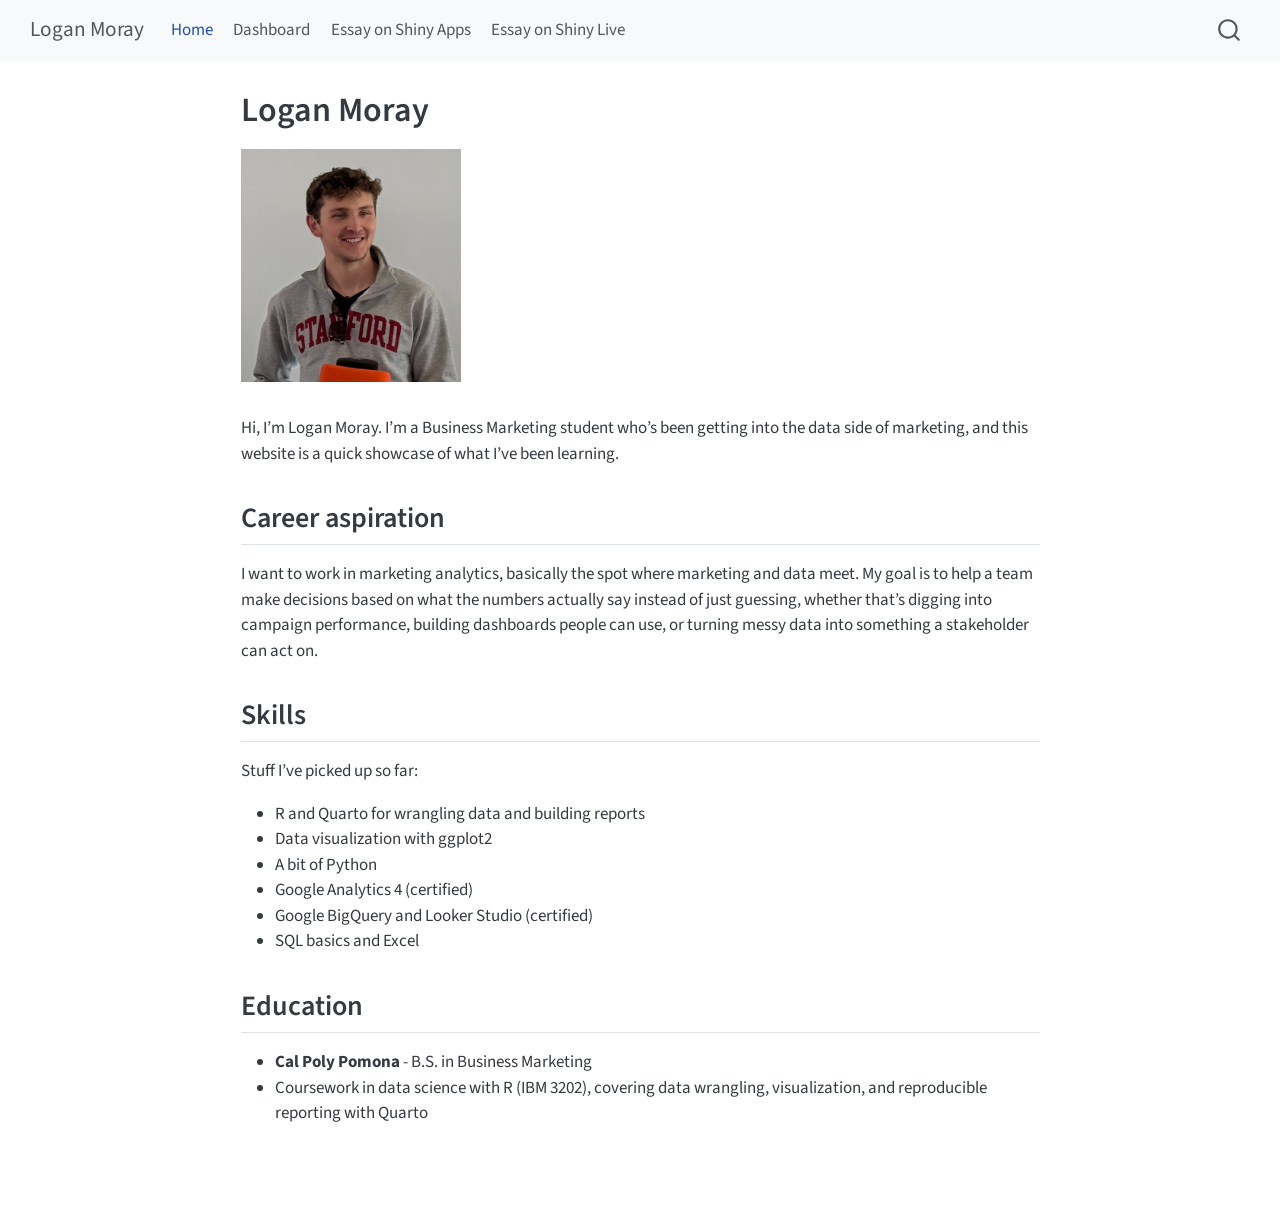
<file: index.html>
<!DOCTYPE html>
<html xmlns="http://www.w3.org/1999/xhtml" lang="en" xml:lang="en"><head>

<meta charset="utf-8">
<meta name="generator" content="quarto-1.9.37">

<meta name="viewport" content="width=device-width, initial-scale=1.0, user-scalable=yes">


<title>Logan Moray</title>
<style>
/* Default styles provided by pandoc.
** See https://pandoc.org/MANUAL.html#variables-for-html for config info.
*/
code{white-space: pre-wrap;}
span.smallcaps{font-variant: small-caps;}
div.columns{display: flex; gap: min(4vw, 1.5em);}
div.column{flex: auto; overflow-x: auto;}
div.hanging-indent{margin-left: 1.5em; text-indent: -1.5em;}
ul.task-list{list-style: none;}
ul.task-list li input[type="checkbox"] {
  width: 0.8em;
  margin: 0 0.8em 0.2em -1em; /* quarto-specific, see https://github.com/quarto-dev/quarto-cli/issues/4556 */ 
  vertical-align: middle;
}
</style>


<script src="site_libs/quarto-nav/quarto-nav.js"></script>
<script src="site_libs/quarto-nav/headroom.min.js"></script>
<script src="site_libs/clipboard/clipboard.min.js"></script>
<script src="site_libs/quarto-search/autocomplete.umd.js"></script>
<script src="site_libs/quarto-search/fuse.min.js"></script>
<script src="site_libs/quarto-search/quarto-search.js"></script>
<meta name="quarto:offset" content="./">
<script src="site_libs/quarto-html/quarto.js" type="module"></script>
<script src="site_libs/quarto-html/tabsets/tabsets.js" type="module"></script>
<script src="site_libs/quarto-html/popper.min.js"></script>
<script src="site_libs/quarto-html/tippy.umd.min.js"></script>
<script src="site_libs/quarto-html/anchor.min.js"></script>
<link href="site_libs/quarto-html/tippy.css" rel="stylesheet">
<link href="site_libs/quarto-html/quarto-syntax-highlighting-7f8f88aac4f3542376d5c11b86a4c14d.css" rel="stylesheet" id="quarto-text-highlighting-styles">
<script src="site_libs/bootstrap/bootstrap.min.js"></script>
<link href="site_libs/bootstrap/bootstrap-icons.css" rel="stylesheet">
<link href="site_libs/bootstrap/bootstrap-158031087360bce0ff56dc785ce39e06.min.css" rel="stylesheet" append-hash="true" id="quarto-bootstrap" data-mode="light">
<script id="quarto-search-options" type="application/json">{
  "location": "navbar",
  "copy-button": false,
  "collapse-after": 3,
  "panel-placement": "end",
  "type": "overlay",
  "limit": 50,
  "keyboard-shortcut": [
    "f",
    "/",
    "s"
  ],
  "show-item-context": false,
  "language": {
    "search-no-results-text": "No results",
    "search-matching-documents-text": "matching documents",
    "search-copy-link-title": "Copy link to search",
    "search-hide-matches-text": "Hide additional matches",
    "search-more-match-text": "more match in this document",
    "search-more-matches-text": "more matches in this document",
    "search-clear-button-title": "Clear",
    "search-text-placeholder": "",
    "search-detached-cancel-button-title": "Cancel",
    "search-submit-button-title": "Submit",
    "search-label": "Search"
  }
}</script>
<meta name="robots" content="noindex, nofollow">


</head>

<body class="nav-fixed fullcontent quarto-light">

<div id="quarto-search-results"></div>
  <header id="quarto-header" class="headroom fixed-top">
    <nav class="navbar navbar-expand-lg " data-bs-theme="dark">
      <div class="navbar-container container-fluid">
      <div class="navbar-brand-container mx-auto">
    <a class="navbar-brand" href="./index.html">
    <span class="navbar-title">Logan Moray</span>
    </a>
  </div>
            <div id="quarto-search" class="" title="Search"></div>
          <button class="navbar-toggler" type="button" data-bs-toggle="collapse" data-bs-target="#navbarCollapse" aria-controls="navbarCollapse" role="menu" aria-expanded="false" aria-label="Toggle navigation" onclick="if (window.quartoToggleHeadroom) { window.quartoToggleHeadroom(); }">
  <span class="navbar-toggler-icon"></span>
</button>
          <div class="collapse navbar-collapse" id="navbarCollapse">
            <ul class="navbar-nav navbar-nav-scroll me-auto">
  <li class="nav-item">
    <a class="nav-link active" href="./index.html" aria-current="page"> 
<span class="menu-text">Home</span></a>
  </li>  
  <li class="nav-item">
    <a class="nav-link" href="./dashboard.html"> 
<span class="menu-text">Dashboard</span></a>
  </li>  
  <li class="nav-item">
    <a class="nav-link" href="./shiny-apps.html"> 
<span class="menu-text">Essay on Shiny Apps</span></a>
  </li>  
  <li class="nav-item">
    <a class="nav-link" href="./shinylive.html"> 
<span class="menu-text">Essay on Shiny Live</span></a>
  </li>  
</ul>
          </div> <!-- /navcollapse -->
            <div class="quarto-navbar-tools">
</div>
      </div> <!-- /container-fluid -->
    </nav>
</header>
<!-- content -->
<div id="quarto-content" class="quarto-container page-columns page-rows-contents page-layout-article page-navbar">
<!-- sidebar -->
<!-- margin-sidebar -->
    
<!-- main -->
<main class="content" id="quarto-document-content">

<header id="title-block-header" class="quarto-title-block default">
<div class="quarto-title">
<h1 class="title">Logan Moray</h1>
</div>



<div class="quarto-title-meta">

    
  
    
  </div>
  


</header>


<div class="quarto-figure quarto-figure-left">
<figure class="figure">
<p><img src="images/profile.jpg" class="img-fluid quarto-figure quarto-figure-left figure-img" width="220"></p>
</figure>
</div>
<p>Hi, I’m Logan Moray. I’m a Business Marketing student who’s been getting into the data side of marketing, and this website is a quick showcase of what I’ve been learning.</p>
<section id="career-aspiration" class="level2">
<h2 class="anchored" data-anchor-id="career-aspiration">Career aspiration</h2>
<p>I want to work in marketing analytics, basically the spot where marketing and data meet. My goal is to help a team make decisions based on what the numbers actually say instead of just guessing, whether that’s digging into campaign performance, building dashboards people can use, or turning messy data into something a stakeholder can act on.</p>
</section>
<section id="skills" class="level2">
<h2 class="anchored" data-anchor-id="skills">Skills</h2>
<p>Stuff I’ve picked up so far:</p>
<ul>
<li>R and Quarto for wrangling data and building reports</li>
<li>Data visualization with ggplot2</li>
<li>A bit of Python</li>
<li>Google Analytics 4 (certified)</li>
<li>Google BigQuery and Looker Studio (certified)</li>
<li>SQL basics and Excel</li>
</ul>
</section>
<section id="education" class="level2">
<h2 class="anchored" data-anchor-id="education">Education</h2>
<ul>
<li><strong>Cal Poly Pomona</strong> - B.S. in Business Marketing</li>
<li>Coursework in data science with R (IBM 3202), covering data wrangling, visualization, and reproducible reporting with Quarto</li>
</ul>


</section>

</main> <!-- /main -->
<script id="quarto-html-after-body" type="application/javascript">
  window.document.addEventListener("DOMContentLoaded", function (event) {
    const icon = "";
    const anchorJS = new window.AnchorJS();
    anchorJS.options = {
      placement: 'right',
      icon: icon
    };
    anchorJS.add('.anchored');
    const isCodeAnnotation = (el) => {
      for (const clz of el.classList) {
        if (clz.startsWith('code-annotation-')) {                     
          return true;
        }
      }
      return false;
    }
    const onCopySuccess = function(e) {
      // button target
      const button = e.trigger;
      // don't keep focus
      button.blur();
      // flash "checked"
      button.classList.add('code-copy-button-checked');
      var currentTitle = button.getAttribute("title");
      button.setAttribute("title", "Copied!");
      let tooltip;
      if (window.bootstrap) {
        button.setAttribute("data-bs-toggle", "tooltip");
        button.setAttribute("data-bs-placement", "left");
        button.setAttribute("data-bs-title", "Copied!");
        tooltip = new bootstrap.Tooltip(button, 
          { trigger: "manual", 
            customClass: "code-copy-button-tooltip",
            offset: [0, -8]});
        tooltip.show();    
      }
      setTimeout(function() {
        if (tooltip) {
          tooltip.hide();
          button.removeAttribute("data-bs-title");
          button.removeAttribute("data-bs-toggle");
          button.removeAttribute("data-bs-placement");
        }
        button.setAttribute("title", currentTitle);
        button.classList.remove('code-copy-button-checked');
      }, 1000);
      // clear code selection
      e.clearSelection();
    }
    const getTextToCopy = function(trigger) {
      const outerScaffold = trigger.parentElement.cloneNode(true);
      const codeEl = outerScaffold.querySelector('code');
      for (const childEl of codeEl.children) {
        if (isCodeAnnotation(childEl)) {
          childEl.remove();
        }
      }
      return codeEl.innerText;
    }
    const clipboard = new window.ClipboardJS('.code-copy-button:not([data-in-quarto-modal])', {
      text: getTextToCopy
    });
    clipboard.on('success', onCopySuccess);
    if (window.document.getElementById('quarto-embedded-source-code-modal')) {
      const clipboardModal = new window.ClipboardJS('.code-copy-button[data-in-quarto-modal]', {
        text: getTextToCopy,
        container: window.document.getElementById('quarto-embedded-source-code-modal')
      });
      clipboardModal.on('success', onCopySuccess);
    }
      var localhostRegex = new RegExp(/^(?:http|https):\/\/localhost\:?[0-9]*\//);
      var mailtoRegex = new RegExp(/^mailto:/);
        var filterRegex = new RegExp('/' + window.location.host + '/');
      var isInternal = (href) => {
          return filterRegex.test(href) || localhostRegex.test(href) || mailtoRegex.test(href);
      }
      // Inspect non-navigation links and adorn them if external
     var links = window.document.querySelectorAll('a[href]:not(.nav-link):not(.navbar-brand):not(.toc-action):not(.sidebar-link):not(.sidebar-item-toggle):not(.pagination-link):not(.no-external):not([aria-hidden]):not(.dropdown-item):not(.quarto-navigation-tool):not(.about-link)');
      for (var i=0; i<links.length; i++) {
        const link = links[i];
        if (!isInternal(link.href)) {
          // undo the damage that might have been done by quarto-nav.js in the case of
          // links that we want to consider external
          if (link.dataset.originalHref !== undefined) {
            link.href = link.dataset.originalHref;
          }
        }
      }
    function tippyHover(el, contentFn, onTriggerFn, onUntriggerFn) {
      const config = {
        allowHTML: true,
        maxWidth: 500,
        delay: 100,
        arrow: false,
        appendTo: function(el) {
            return el.parentElement;
        },
        interactive: true,
        interactiveBorder: 10,
        theme: 'quarto',
        placement: 'bottom-start',
      };
      if (contentFn) {
        config.content = contentFn;
      }
      if (onTriggerFn) {
        config.onTrigger = onTriggerFn;
      }
      if (onUntriggerFn) {
        config.onUntrigger = onUntriggerFn;
      }
      window.tippy(el, config); 
    }
    const noterefs = window.document.querySelectorAll('a[role="doc-noteref"]');
    for (var i=0; i<noterefs.length; i++) {
      const ref = noterefs[i];
      tippyHover(ref, function() {
        // use id or data attribute instead here
        let href = ref.getAttribute('data-footnote-href') || ref.getAttribute('href');
        try { href = new URL(href).hash; } catch {}
        const id = href.replace(/^#\/?/, "");
        const note = window.document.getElementById(id);
        if (note) {
          return note.innerHTML;
        } else {
          return "";
        }
      });
    }
    const xrefs = window.document.querySelectorAll('a.quarto-xref');
    const processXRef = (id, note) => {
      // Strip column container classes
      const stripColumnClz = (el) => {
        el.classList.remove("page-full", "page-columns");
        if (el.children) {
          for (const child of el.children) {
            stripColumnClz(child);
          }
        }
      }
      stripColumnClz(note)
      if (id === null || id.startsWith('sec-')) {
        // Special case sections, only their first couple elements
        const container = document.createElement("div");
        if (note.children && note.children.length > 2) {
          container.appendChild(note.children[0].cloneNode(true));
          for (let i = 1; i < note.children.length; i++) {
            const child = note.children[i];
            if (child.tagName === "P" && child.innerText === "") {
              continue;
            } else {
              container.appendChild(child.cloneNode(true));
              break;
            }
          }
          if (window.Quarto?.typesetMath) {
            window.Quarto.typesetMath(container);
          }
          return container.innerHTML
        } else {
          if (window.Quarto?.typesetMath) {
            window.Quarto.typesetMath(note);
          }
          return note.innerHTML;
        }
      } else {
        // Remove any anchor links if they are present
        const anchorLink = note.querySelector('a.anchorjs-link');
        if (anchorLink) {
          anchorLink.remove();
        }
        if (window.Quarto?.typesetMath) {
          window.Quarto.typesetMath(note);
        }
        if (note.classList.contains("callout")) {
          return note.outerHTML;
        } else {
          return note.innerHTML;
        }
      }
    }
    for (var i=0; i<xrefs.length; i++) {
      const xref = xrefs[i];
      tippyHover(xref, undefined, function(instance) {
        instance.disable();
        let url = xref.getAttribute('href');
        let hash = undefined; 
        if (url.startsWith('#')) {
          hash = url;
        } else {
          try { hash = new URL(url).hash; } catch {}
        }
        if (hash) {
          const id = hash.replace(/^#\/?/, "");
          const note = window.document.getElementById(id);
          if (note !== null) {
            try {
              const html = processXRef(id, note.cloneNode(true));
              instance.setContent(html);
            } finally {
              instance.enable();
              instance.show();
            }
          } else {
            // See if we can fetch this
            fetch(url.split('#')[0])
            .then(res => res.text())
            .then(html => {
              const parser = new DOMParser();
              const htmlDoc = parser.parseFromString(html, "text/html");
              const note = htmlDoc.getElementById(id);
              if (note !== null) {
                const html = processXRef(id, note);
                instance.setContent(html);
              } 
            }).finally(() => {
              instance.enable();
              instance.show();
            });
          }
        } else {
          // See if we can fetch a full url (with no hash to target)
          // This is a special case and we should probably do some content thinning / targeting
          fetch(url)
          .then(res => res.text())
          .then(html => {
            const parser = new DOMParser();
            const htmlDoc = parser.parseFromString(html, "text/html");
            const note = htmlDoc.querySelector('main.content');
            if (note !== null) {
              // This should only happen for chapter cross references
              // (since there is no id in the URL)
              // remove the first header
              if (note.children.length > 0 && note.children[0].tagName === "HEADER") {
                note.children[0].remove();
              }
              const html = processXRef(null, note);
              instance.setContent(html);
            } 
          }).finally(() => {
            instance.enable();
            instance.show();
          });
        }
      }, function(instance) {
      });
    }
        let selectedAnnoteEl;
        const selectorForAnnotation = ( cell, annotation) => {
          let cellAttr = 'data-code-cell="' + cell + '"';
          let lineAttr = 'data-code-annotation="' +  annotation + '"';
          const selector = 'span[' + cellAttr + '][' + lineAttr + ']';
          return selector;
        }
        const selectCodeLines = (annoteEl) => {
          const doc = window.document;
          const targetCell = annoteEl.getAttribute("data-target-cell");
          const targetAnnotation = annoteEl.getAttribute("data-target-annotation");
          const annoteSpan = window.document.querySelector(selectorForAnnotation(targetCell, targetAnnotation));
          const lines = annoteSpan.getAttribute("data-code-lines").split(",");
          const lineIds = lines.map((line) => {
            return targetCell + "-" + line;
          })
          let top = null;
          let height = null;
          let parent = null;
          if (lineIds.length > 0) {
              //compute the position of the single el (top and bottom and make a div)
              const el = window.document.getElementById(lineIds[0]);
              top = el.offsetTop;
              height = el.offsetHeight;
              parent = el.parentElement.parentElement;
            if (lineIds.length > 1) {
              const lastEl = window.document.getElementById(lineIds[lineIds.length - 1]);
              const bottom = lastEl.offsetTop + lastEl.offsetHeight;
              height = bottom - top;
            }
            if (top !== null && height !== null && parent !== null) {
              // cook up a div (if necessary) and position it 
              let div = window.document.getElementById("code-annotation-line-highlight");
              if (div === null) {
                div = window.document.createElement("div");
                div.setAttribute("id", "code-annotation-line-highlight");
                div.style.position = 'absolute';
                parent.appendChild(div);
              }
              div.style.top = top - 2 + "px";
              div.style.height = height + 4 + "px";
              div.style.left = 0;
              let gutterDiv = window.document.getElementById("code-annotation-line-highlight-gutter");
              if (gutterDiv === null) {
                gutterDiv = window.document.createElement("div");
                gutterDiv.setAttribute("id", "code-annotation-line-highlight-gutter");
                gutterDiv.style.position = 'absolute';
                const codeCell = window.document.getElementById(targetCell);
                const gutter = codeCell.querySelector('.code-annotation-gutter');
                gutter.appendChild(gutterDiv);
              }
              gutterDiv.style.top = top - 2 + "px";
              gutterDiv.style.height = height + 4 + "px";
            }
            selectedAnnoteEl = annoteEl;
          }
        };
        const unselectCodeLines = () => {
          const elementsIds = ["code-annotation-line-highlight", "code-annotation-line-highlight-gutter"];
          elementsIds.forEach((elId) => {
            const div = window.document.getElementById(elId);
            if (div) {
              div.remove();
            }
          });
          selectedAnnoteEl = undefined;
        };
          // Handle positioning of the toggle
      window.addEventListener(
        "resize",
        throttle(() => {
          elRect = undefined;
          if (selectedAnnoteEl) {
            selectCodeLines(selectedAnnoteEl);
          }
        }, 10)
      );
      function throttle(fn, ms) {
      let throttle = false;
      let timer;
        return (...args) => {
          if(!throttle) { // first call gets through
              fn.apply(this, args);
              throttle = true;
          } else { // all the others get throttled
              if(timer) clearTimeout(timer); // cancel #2
              timer = setTimeout(() => {
                fn.apply(this, args);
                timer = throttle = false;
              }, ms);
          }
        };
      }
        // Attach click handler to the DT
        const annoteDls = window.document.querySelectorAll('dt[data-target-cell]');
        for (const annoteDlNode of annoteDls) {
          annoteDlNode.addEventListener('click', (event) => {
            const clickedEl = event.target;
            if (clickedEl !== selectedAnnoteEl) {
              unselectCodeLines();
              const activeEl = window.document.querySelector('dt[data-target-cell].code-annotation-active');
              if (activeEl) {
                activeEl.classList.remove('code-annotation-active');
              }
              selectCodeLines(clickedEl);
              clickedEl.classList.add('code-annotation-active');
            } else {
              // Unselect the line
              unselectCodeLines();
              clickedEl.classList.remove('code-annotation-active');
            }
          });
        }
    const findCites = (el) => {
      const parentEl = el.parentElement;
      if (parentEl) {
        const cites = parentEl.dataset.cites;
        if (cites) {
          return {
            el,
            cites: cites.split(' ')
          };
        } else {
          return findCites(el.parentElement)
        }
      } else {
        return undefined;
      }
    };
    var bibliorefs = window.document.querySelectorAll('a[role="doc-biblioref"]');
    for (var i=0; i<bibliorefs.length; i++) {
      const ref = bibliorefs[i];
      const citeInfo = findCites(ref);
      if (citeInfo) {
        tippyHover(citeInfo.el, function() {
          var popup = window.document.createElement('div');
          citeInfo.cites.forEach(function(cite) {
            var citeDiv = window.document.createElement('div');
            citeDiv.classList.add('hanging-indent');
            citeDiv.classList.add('csl-entry');
            var biblioDiv = window.document.getElementById('ref-' + cite);
            if (biblioDiv) {
              citeDiv.innerHTML = biblioDiv.innerHTML;
            }
            popup.appendChild(citeDiv);
          });
          return popup.innerHTML;
        });
      }
    }
  });
  </script>
</div> <!-- /content -->




</body></html>
</file>
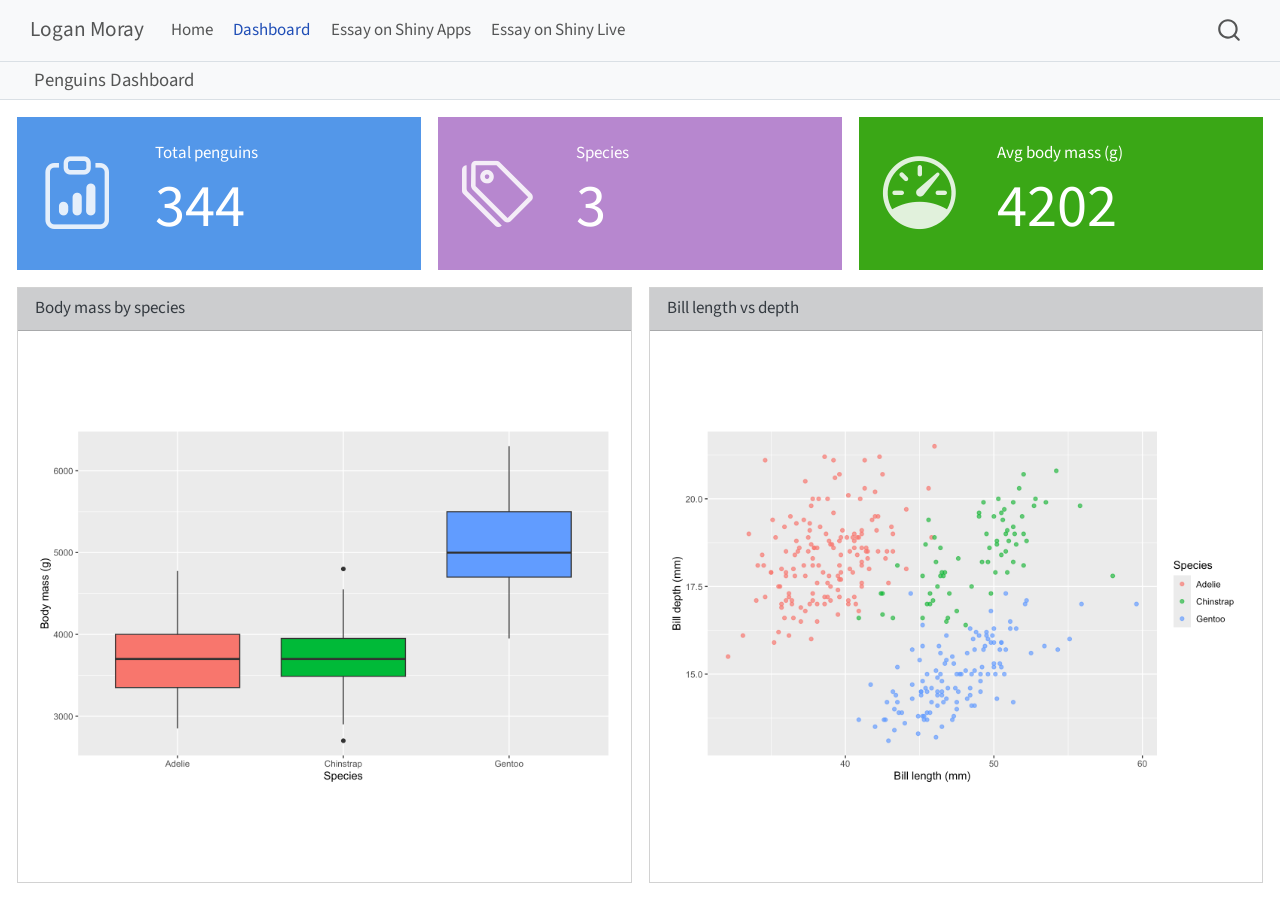
<file: dashboard.html>
<!DOCTYPE html>
<html xmlns="http://www.w3.org/1999/xhtml" lang="en" xml:lang="en"><head>

<meta charset="utf-8">
<meta name="generator" content="quarto-1.9.37">

<meta name="viewport" content="width=device-width, initial-scale=1.0, user-scalable=yes">


<title>Penguins Dashboard – Logan Moray</title>
<style>
/* Default styles provided by pandoc.
** See https://pandoc.org/MANUAL.html#variables-for-html for config info.
*/
code{white-space: pre-wrap;}
span.smallcaps{font-variant: small-caps;}
div.columns{display: flex; gap: min(4vw, 1.5em);}
div.column{flex: auto; overflow-x: auto;}
div.hanging-indent{margin-left: 1.5em; text-indent: -1.5em;}
ul.task-list{list-style: none;}
ul.task-list li input[type="checkbox"] {
  width: 0.8em;
  margin: 0 0.8em 0.2em -1em; /* quarto-specific, see https://github.com/quarto-dev/quarto-cli/issues/4556 */ 
  vertical-align: middle;
}
</style>


<script src="site_libs/quarto-nav/quarto-nav.js"></script>
<script src="site_libs/quarto-nav/headroom.min.js"></script>
<script src="site_libs/clipboard/clipboard.min.js"></script>
<script src="site_libs/quarto-search/autocomplete.umd.js"></script>
<script src="site_libs/quarto-search/fuse.min.js"></script>
<script src="site_libs/quarto-search/quarto-search.js"></script>
<meta name="quarto:offset" content="./">
<script src="site_libs/quarto-html/quarto.js" type="module"></script>
<script src="site_libs/quarto-html/tabsets/tabsets.js" type="module"></script>
<script src="site_libs/quarto-html/popper.min.js"></script>
<script src="site_libs/quarto-html/tippy.umd.min.js"></script>
<script src="site_libs/quarto-html/anchor.min.js"></script>
<link href="site_libs/quarto-html/tippy.css" rel="stylesheet">
<link href="site_libs/quarto-html/quarto-syntax-highlighting-7f8f88aac4f3542376d5c11b86a4c14d.css" rel="stylesheet" class="quarto-color-scheme" id="quarto-text-highlighting-styles">
<link href="site_libs/quarto-html/quarto-syntax-highlighting-dark-d0ae9245876894da5ac7e18953ecc5cc.css" rel="stylesheet" class="quarto-color-scheme quarto-color-alternate" id="quarto-text-highlighting-styles">
<link href="site_libs/quarto-html/quarto-syntax-highlighting-7f8f88aac4f3542376d5c11b86a4c14d.css" rel="stylesheet" class="quarto-color-scheme-extra" id="quarto-text-highlighting-styles">
<script src="site_libs/bootstrap/bootstrap.min.js"></script>
<link href="site_libs/bootstrap/bootstrap-icons.css" rel="stylesheet">
<link href="site_libs/bootstrap/bootstrap-158031087360bce0ff56dc785ce39e06.min.css" rel="stylesheet" append-hash="true" class="quarto-color-scheme" id="quarto-bootstrap" data-mode="light">
<link href="site_libs/bootstrap/bootstrap-dark-158031087360bce0ff56dc785ce39e06.min.css" rel="stylesheet" append-hash="true" class="quarto-color-scheme quarto-color-alternate" id="quarto-bootstrap" data-mode="light">
<link href="site_libs/bootstrap/bootstrap-158031087360bce0ff56dc785ce39e06.min.css" rel="stylesheet" append-hash="true" class="quarto-color-scheme-extra" id="quarto-bootstrap" data-mode="light">
<script src="site_libs/quarto-dashboard/quarto-dashboard.js"></script>
<script src="site_libs/quarto-dashboard/stickythead.js"></script>



<script src="site_libs/quarto-dashboard/web-components.js" type="module"></script>
<script src="site_libs/quarto-dashboard/components.js"></script>

<script id="quarto-search-options" type="application/json">{
  "location": "navbar",
  "copy-button": false,
  "collapse-after": 3,
  "panel-placement": "end",
  "type": "overlay",
  "limit": 50,
  "keyboard-shortcut": [
    "f",
    "/",
    "s"
  ],
  "show-item-context": false,
  "language": {
    "search-no-results-text": "No results",
    "search-matching-documents-text": "matching documents",
    "search-copy-link-title": "Copy link to search",
    "search-hide-matches-text": "Hide additional matches",
    "search-more-match-text": "more match in this document",
    "search-more-matches-text": "more matches in this document",
    "search-clear-button-title": "Clear",
    "search-text-placeholder": "",
    "search-detached-cancel-button-title": "Cancel",
    "search-submit-button-title": "Submit",
    "search-label": "Search"
  }
}</script>


</head>

<body class="quarto-dashboard nav-fixed dashboard-fill fullcontent quarto-light">


<div id="quarto-search-results"></div>
  <header id="quarto-header" class="headroom fixed-top">
    <nav class="navbar navbar-expand-lg " data-bs-theme="dark">
      <div class="navbar-container container-fluid">
      <div class="navbar-brand-container mx-auto">
    <a class="navbar-brand" href="./index.html">
    <span class="navbar-title">Logan Moray</span>
    </a>
  </div>
            <div id="quarto-search" class="" title="Search"></div>
          <button class="navbar-toggler" type="button" data-bs-toggle="collapse" data-bs-target="#navbarCollapse" aria-controls="navbarCollapse" role="menu" aria-expanded="false" aria-label="Toggle navigation" onclick="if (window.quartoToggleHeadroom) { window.quartoToggleHeadroom(); }">
  <span class="navbar-toggler-icon"></span>
</button>
          <div class="collapse navbar-collapse" id="navbarCollapse">
            <ul class="navbar-nav navbar-nav-scroll me-auto">
  <li class="nav-item">
    <a class="nav-link" href="./index.html"> 
<span class="menu-text">Home</span></a>
  </li>  
  <li class="nav-item">
    <a class="nav-link active" href="./dashboard.html" aria-current="page"> 
<span class="menu-text">Dashboard</span></a>
  </li>  
  <li class="nav-item">
    <a class="nav-link" href="./shiny-apps.html"> 
<span class="menu-text">Essay on Shiny Apps</span></a>
  </li>  
  <li class="nav-item">
    <a class="nav-link" href="./shinylive.html"> 
<span class="menu-text">Essay on Shiny Live</span></a>
  </li>  
</ul>
          </div> <!-- /navcollapse -->
            <div class="quarto-navbar-tools">
</div>
      </div> <!-- /container-fluid -->
    </nav>
<header id="quarto-dashboard-header">
<nav class="navbar navbar-expand-md slim" data-bs-theme="dark">
  <div class="navbar-container container-fluid">
    <button class="navbar-toggler hidden" type="button" data-bs-toggle="collapse" data-bs-target="#dashboard-collapse" aria-controls="dashboard-collapse" aria-expanded="false" aria-label="Toggle navigation">
      <span class="navbar-toggler-icon"></span>
    </button>    


    <div class="navbar-brand-container">


      <div class="navbar-title">
        <div class="navbar-title-text"><a href="#">Penguins Dashboard</a></div>
        
        
      </div>
    </div>
</div>
</nav>
</header></header>
<!-- content -->
<div id="quarto-content" class="quarto-container page-layout-custom page-navbar quarto-dashboard-content bslib-gap-spacing html-fill-container bslib-page-fill">
<!-- sidebar -->
<!-- margin-sidebar -->
<!-- main -->

<div class="bslib-grid-item html-fill-item bslib-grid" data-layout="fill" style="display: grid; grid-template-rows: minmax(3em, max-content) minmax(3em, 1fr); grid-auto-columns: minmax(0, 1fr);">
<div class="bslib-grid" style="display: grid; grid-template-columns: minmax(3em, 1fr) minmax(3em, 1fr) minmax(3em, 1fr);
grid-auto-rows: minmax(0, 1fr);">
<div class="card valuebox cell bslib-card html-fill-container bslib-value-box bg-primary showcase-left-center" data-bslib-card-init="" data-require-bs-caller="card()">
<div class="card-body html-fill-item html-fill-container">
<div data-icon="clipboard-data" class="html-fill-item html-fill-container value-box-grid">
<div class="value-box-showcase html-fill-item html-fill-container">

<i class="bi bi-clipboard-data"></i></div>
<div class="value-box-area">
<p class="value-box-title">
Total penguins
</p>
<p class="value-box-value">
344
</p>
</div>
</div>
</div>
<script data-bslib-card-init="">bslib.Card.initializeAllCards();</script></div><div class="card valuebox cell bslib-card html-fill-container bslib-value-box bg-info showcase-left-center" data-bslib-card-init="" data-require-bs-caller="card()">
<div class="card-body html-fill-item html-fill-container">
<div data-icon="tags" class="html-fill-item html-fill-container value-box-grid">
<div class="value-box-showcase html-fill-item html-fill-container">

<i class="bi bi-tags"></i></div>
<div class="value-box-area">
<p class="value-box-title">
Species
</p>
<p class="value-box-value">
3
</p>
</div>
</div>
</div>
<script data-bslib-card-init="">bslib.Card.initializeAllCards();</script></div><div class="card valuebox cell bslib-card html-fill-container bslib-value-box bg-success showcase-left-center" data-bslib-card-init="" data-require-bs-caller="card()">
<div class="card-body html-fill-item html-fill-container">
<div data-icon="speedometer" class="html-fill-item html-fill-container value-box-grid">
<div class="value-box-showcase html-fill-item html-fill-container">

<i class="bi bi-speedometer"></i></div>
<div class="value-box-area">
<p class="value-box-title">
Avg body mass (g)
</p>
<p class="value-box-value">
4202
</p>
</div>
</div>
</div>
<script data-bslib-card-init="">bslib.Card.initializeAllCards();</script></div>
</div>
<div class="bslib-grid" style="display: grid; grid-template-columns: minmax(3em, 1fr) minmax(3em, 1fr);
grid-auto-rows: minmax(0, 1fr);">
<div class="card cell bslib-card html-fill-container" data-title="Body mass by species" data-bslib-card-init="" data-require-bs-caller="card()" data-full-screen="false">
<div class="card-header"><div class="card-title"><span style="display: inline">
Body mass by species
</span></div></div>
<div class="card-body html-fill-item html-fill-container">
<div class="cell-output-display html-fill-item html-fill-container">
<img src="dashboard_files/figure-html/unnamed-chunk-4-1.png" class="img-fluid quarto-dashboard-img-contain">
</div>
</div>
<bslib-tooltip placement="auto" bsoptions="[]" data-require-bs-version="5" data-require-bs-caller="tooltip()">
    <template>Expand</template>
    <span class="bslib-full-screen-enter badge rounded-pill">
        <svg xmlns="http://www.w3.org/2000/svg" viewbox="0 0 24 24" style="height:1em;width:1em;" aria-hidden="true" role="img"><path d="M20 5C20 4.4 19.6 4 19 4H13C12.4 4 12 3.6 12 3C12 2.4 12.4 2 13 2H21C21.6 2 22 2.4 22 3V11C22 11.6 21.6 12 21 12C20.4 12 20 11.6 20 11V5ZM4 19C4 19.6 4.4 20 5 20H11C11.6 20 12 20.4 12 21C12 21.6 11.6 22 11 22H3C2.4 22 2 21.6 2 21V13C2 12.4 2.4 12 3 12C3.6 12 4 12.4 4 13V19Z"></path></svg>
    </span>
</bslib-tooltip><script data-bslib-card-init="">bslib.Card.initializeAllCards();</script></div><div class="card cell bslib-card html-fill-container" data-title="Bill length vs depth" data-bslib-card-init="" data-require-bs-caller="card()" data-full-screen="false">
<div class="card-header"><div class="card-title"><span style="display: inline">
Bill length vs depth
</span></div></div>
<div class="card-body html-fill-item html-fill-container">
<div class="cell-output-display html-fill-item html-fill-container">
<img src="dashboard_files/figure-html/unnamed-chunk-5-1.png" class="img-fluid quarto-dashboard-img-contain">
</div>
</div>
<bslib-tooltip placement="auto" bsoptions="[]" data-require-bs-version="5" data-require-bs-caller="tooltip()">
    <template>Expand</template>
    <span class="bslib-full-screen-enter badge rounded-pill">
        <svg xmlns="http://www.w3.org/2000/svg" viewbox="0 0 24 24" style="height:1em;width:1em;" aria-hidden="true" role="img"><path d="M20 5C20 4.4 19.6 4 19 4H13C12.4 4 12 3.6 12 3C12 2.4 12.4 2 13 2H21C21.6 2 22 2.4 22 3V11C22 11.6 21.6 12 21 12C20.4 12 20 11.6 20 11V5ZM4 19C4 19.6 4.4 20 5 20H11C11.6 20 12 20.4 12 21C12 21.6 11.6 22 11 22H3C2.4 22 2 21.6 2 21V13C2 12.4 2.4 12 3 12C3.6 12 4 12.4 4 13V19Z"></path></svg>
    </span>
</bslib-tooltip><script data-bslib-card-init="">bslib.Card.initializeAllCards();</script></div><div id="3ade8a4a-fb1d-4a6c-8409-ac45482d5fc9" class="hidden">

</div>
</div>
</div>


<script id="quarto-html-after-body" type="application/javascript">
  window.document.addEventListener("DOMContentLoaded", function (event) {
    const icon = "";
    const anchorJS = new window.AnchorJS();
    anchorJS.options = {
      placement: 'right',
      icon: icon
    };
    anchorJS.add('.anchored');
    const isCodeAnnotation = (el) => {
      for (const clz of el.classList) {
        if (clz.startsWith('code-annotation-')) {                     
          return true;
        }
      }
      return false;
    }
    const onCopySuccess = function(e) {
      // button target
      const button = e.trigger;
      // don't keep focus
      button.blur();
      // flash "checked"
      button.classList.add('code-copy-button-checked');
      var currentTitle = button.getAttribute("title");
      button.setAttribute("title", "Copied!");
      let tooltip;
      if (window.bootstrap) {
        button.setAttribute("data-bs-toggle", "tooltip");
        button.setAttribute("data-bs-placement", "left");
        button.setAttribute("data-bs-title", "Copied!");
        tooltip = new bootstrap.Tooltip(button, 
          { trigger: "manual", 
            customClass: "code-copy-button-tooltip",
            offset: [0, -8]});
        tooltip.show();    
      }
      setTimeout(function() {
        if (tooltip) {
          tooltip.hide();
          button.removeAttribute("data-bs-title");
          button.removeAttribute("data-bs-toggle");
          button.removeAttribute("data-bs-placement");
        }
        button.setAttribute("title", currentTitle);
        button.classList.remove('code-copy-button-checked');
      }, 1000);
      // clear code selection
      e.clearSelection();
    }
    const getTextToCopy = function(trigger) {
      const outerScaffold = trigger.parentElement.cloneNode(true);
      const codeEl = outerScaffold.querySelector('code');
      for (const childEl of codeEl.children) {
        if (isCodeAnnotation(childEl)) {
          childEl.remove();
        }
      }
      return codeEl.innerText;
    }
    const clipboard = new window.ClipboardJS('.code-copy-button:not([data-in-quarto-modal])', {
      text: getTextToCopy
    });
    clipboard.on('success', onCopySuccess);
    if (window.document.getElementById('quarto-embedded-source-code-modal')) {
      const clipboardModal = new window.ClipboardJS('.code-copy-button[data-in-quarto-modal]', {
        text: getTextToCopy,
        container: window.document.getElementById('quarto-embedded-source-code-modal')
      });
      clipboardModal.on('success', onCopySuccess);
    }
      var localhostRegex = new RegExp(/^(?:http|https):\/\/localhost\:?[0-9]*\//);
      var mailtoRegex = new RegExp(/^mailto:/);
        var filterRegex = new RegExp('/' + window.location.host + '/');
      var isInternal = (href) => {
          return filterRegex.test(href) || localhostRegex.test(href) || mailtoRegex.test(href);
      }
      // Inspect non-navigation links and adorn them if external
     var links = window.document.querySelectorAll('a[href]:not(.nav-link):not(.navbar-brand):not(.toc-action):not(.sidebar-link):not(.sidebar-item-toggle):not(.pagination-link):not(.no-external):not([aria-hidden]):not(.dropdown-item):not(.quarto-navigation-tool):not(.about-link)');
      for (var i=0; i<links.length; i++) {
        const link = links[i];
        if (!isInternal(link.href)) {
          // undo the damage that might have been done by quarto-nav.js in the case of
          // links that we want to consider external
          if (link.dataset.originalHref !== undefined) {
            link.href = link.dataset.originalHref;
          }
        }
      }
    function tippyHover(el, contentFn, onTriggerFn, onUntriggerFn) {
      const config = {
        allowHTML: true,
        maxWidth: 500,
        delay: 100,
        arrow: false,
        appendTo: function(el) {
            return el.parentElement;
        },
        interactive: true,
        interactiveBorder: 10,
        theme: 'quarto',
        placement: 'bottom-start',
      };
      if (contentFn) {
        config.content = contentFn;
      }
      if (onTriggerFn) {
        config.onTrigger = onTriggerFn;
      }
      if (onUntriggerFn) {
        config.onUntrigger = onUntriggerFn;
      }
      window.tippy(el, config); 
    }
    const noterefs = window.document.querySelectorAll('a[role="doc-noteref"]');
    for (var i=0; i<noterefs.length; i++) {
      const ref = noterefs[i];
      tippyHover(ref, function() {
        // use id or data attribute instead here
        let href = ref.getAttribute('data-footnote-href') || ref.getAttribute('href');
        try { href = new URL(href).hash; } catch {}
        const id = href.replace(/^#\/?/, "");
        const note = window.document.getElementById(id);
        if (note) {
          return note.innerHTML;
        } else {
          return "";
        }
      });
    }
    const xrefs = window.document.querySelectorAll('a.quarto-xref');
    const processXRef = (id, note) => {
      // Strip column container classes
      const stripColumnClz = (el) => {
        el.classList.remove("page-full", "page-columns");
        if (el.children) {
          for (const child of el.children) {
            stripColumnClz(child);
          }
        }
      }
      stripColumnClz(note)
      if (id === null || id.startsWith('sec-')) {
        // Special case sections, only their first couple elements
        const container = document.createElement("div");
        if (note.children && note.children.length > 2) {
          container.appendChild(note.children[0].cloneNode(true));
          for (let i = 1; i < note.children.length; i++) {
            const child = note.children[i];
            if (child.tagName === "P" && child.innerText === "") {
              continue;
            } else {
              container.appendChild(child.cloneNode(true));
              break;
            }
          }
          if (window.Quarto?.typesetMath) {
            window.Quarto.typesetMath(container);
          }
          return container.innerHTML
        } else {
          if (window.Quarto?.typesetMath) {
            window.Quarto.typesetMath(note);
          }
          return note.innerHTML;
        }
      } else {
        // Remove any anchor links if they are present
        const anchorLink = note.querySelector('a.anchorjs-link');
        if (anchorLink) {
          anchorLink.remove();
        }
        if (window.Quarto?.typesetMath) {
          window.Quarto.typesetMath(note);
        }
        if (note.classList.contains("callout")) {
          return note.outerHTML;
        } else {
          return note.innerHTML;
        }
      }
    }
    for (var i=0; i<xrefs.length; i++) {
      const xref = xrefs[i];
      tippyHover(xref, undefined, function(instance) {
        instance.disable();
        let url = xref.getAttribute('href');
        let hash = undefined; 
        if (url.startsWith('#')) {
          hash = url;
        } else {
          try { hash = new URL(url).hash; } catch {}
        }
        if (hash) {
          const id = hash.replace(/^#\/?/, "");
          const note = window.document.getElementById(id);
          if (note !== null) {
            try {
              const html = processXRef(id, note.cloneNode(true));
              instance.setContent(html);
            } finally {
              instance.enable();
              instance.show();
            }
          } else {
            // See if we can fetch this
            fetch(url.split('#')[0])
            .then(res => res.text())
            .then(html => {
              const parser = new DOMParser();
              const htmlDoc = parser.parseFromString(html, "text/html");
              const note = htmlDoc.getElementById(id);
              if (note !== null) {
                const html = processXRef(id, note);
                instance.setContent(html);
              } 
            }).finally(() => {
              instance.enable();
              instance.show();
            });
          }
        } else {
          // See if we can fetch a full url (with no hash to target)
          // This is a special case and we should probably do some content thinning / targeting
          fetch(url)
          .then(res => res.text())
          .then(html => {
            const parser = new DOMParser();
            const htmlDoc = parser.parseFromString(html, "text/html");
            const note = htmlDoc.querySelector('main.content');
            if (note !== null) {
              // This should only happen for chapter cross references
              // (since there is no id in the URL)
              // remove the first header
              if (note.children.length > 0 && note.children[0].tagName === "HEADER") {
                note.children[0].remove();
              }
              const html = processXRef(null, note);
              instance.setContent(html);
            } 
          }).finally(() => {
            instance.enable();
            instance.show();
          });
        }
      }, function(instance) {
      });
    }
        let selectedAnnoteEl;
        const selectorForAnnotation = ( cell, annotation) => {
          let cellAttr = 'data-code-cell="' + cell + '"';
          let lineAttr = 'data-code-annotation="' +  annotation + '"';
          const selector = 'span[' + cellAttr + '][' + lineAttr + ']';
          return selector;
        }
        const selectCodeLines = (annoteEl) => {
          const doc = window.document;
          const targetCell = annoteEl.getAttribute("data-target-cell");
          const targetAnnotation = annoteEl.getAttribute("data-target-annotation");
          const annoteSpan = window.document.querySelector(selectorForAnnotation(targetCell, targetAnnotation));
          const lines = annoteSpan.getAttribute("data-code-lines").split(",");
          const lineIds = lines.map((line) => {
            return targetCell + "-" + line;
          })
          let top = null;
          let height = null;
          let parent = null;
          if (lineIds.length > 0) {
              //compute the position of the single el (top and bottom and make a div)
              const el = window.document.getElementById(lineIds[0]);
              top = el.offsetTop;
              height = el.offsetHeight;
              parent = el.parentElement.parentElement;
            if (lineIds.length > 1) {
              const lastEl = window.document.getElementById(lineIds[lineIds.length - 1]);
              const bottom = lastEl.offsetTop + lastEl.offsetHeight;
              height = bottom - top;
            }
            if (top !== null && height !== null && parent !== null) {
              // cook up a div (if necessary) and position it 
              let div = window.document.getElementById("code-annotation-line-highlight");
              if (div === null) {
                div = window.document.createElement("div");
                div.setAttribute("id", "code-annotation-line-highlight");
                div.style.position = 'absolute';
                parent.appendChild(div);
              }
              div.style.top = top - 2 + "px";
              div.style.height = height + 4 + "px";
              div.style.left = 0;
              let gutterDiv = window.document.getElementById("code-annotation-line-highlight-gutter");
              if (gutterDiv === null) {
                gutterDiv = window.document.createElement("div");
                gutterDiv.setAttribute("id", "code-annotation-line-highlight-gutter");
                gutterDiv.style.position = 'absolute';
                const codeCell = window.document.getElementById(targetCell);
                const gutter = codeCell.querySelector('.code-annotation-gutter');
                gutter.appendChild(gutterDiv);
              }
              gutterDiv.style.top = top - 2 + "px";
              gutterDiv.style.height = height + 4 + "px";
            }
            selectedAnnoteEl = annoteEl;
          }
        };
        const unselectCodeLines = () => {
          const elementsIds = ["code-annotation-line-highlight", "code-annotation-line-highlight-gutter"];
          elementsIds.forEach((elId) => {
            const div = window.document.getElementById(elId);
            if (div) {
              div.remove();
            }
          });
          selectedAnnoteEl = undefined;
        };
          // Handle positioning of the toggle
      window.addEventListener(
        "resize",
        throttle(() => {
          elRect = undefined;
          if (selectedAnnoteEl) {
            selectCodeLines(selectedAnnoteEl);
          }
        }, 10)
      );
      function throttle(fn, ms) {
      let throttle = false;
      let timer;
        return (...args) => {
          if(!throttle) { // first call gets through
              fn.apply(this, args);
              throttle = true;
          } else { // all the others get throttled
              if(timer) clearTimeout(timer); // cancel #2
              timer = setTimeout(() => {
                fn.apply(this, args);
                timer = throttle = false;
              }, ms);
          }
        };
      }
        // Attach click handler to the DT
        const annoteDls = window.document.querySelectorAll('dt[data-target-cell]');
        for (const annoteDlNode of annoteDls) {
          annoteDlNode.addEventListener('click', (event) => {
            const clickedEl = event.target;
            if (clickedEl !== selectedAnnoteEl) {
              unselectCodeLines();
              const activeEl = window.document.querySelector('dt[data-target-cell].code-annotation-active');
              if (activeEl) {
                activeEl.classList.remove('code-annotation-active');
              }
              selectCodeLines(clickedEl);
              clickedEl.classList.add('code-annotation-active');
            } else {
              // Unselect the line
              unselectCodeLines();
              clickedEl.classList.remove('code-annotation-active');
            }
          });
        }
    const findCites = (el) => {
      const parentEl = el.parentElement;
      if (parentEl) {
        const cites = parentEl.dataset.cites;
        if (cites) {
          return {
            el,
            cites: cites.split(' ')
          };
        } else {
          return findCites(el.parentElement)
        }
      } else {
        return undefined;
      }
    };
    var bibliorefs = window.document.querySelectorAll('a[role="doc-biblioref"]');
    for (var i=0; i<bibliorefs.length; i++) {
      const ref = bibliorefs[i];
      const citeInfo = findCites(ref);
      if (citeInfo) {
        tippyHover(citeInfo.el, function() {
          var popup = window.document.createElement('div');
          citeInfo.cites.forEach(function(cite) {
            var citeDiv = window.document.createElement('div');
            citeDiv.classList.add('hanging-indent');
            citeDiv.classList.add('csl-entry');
            var biblioDiv = window.document.getElementById('ref-' + cite);
            if (biblioDiv) {
              citeDiv.innerHTML = biblioDiv.innerHTML;
            }
            popup.appendChild(citeDiv);
          });
          return popup.innerHTML;
        });
      }
    }
  });
  </script>
</div> <!-- /content -->

<script type="application/javascript">
window.document.addEventListener("DOMContentLoaded", function (_event) {
  if (window.bslib.Card) {
    window.bslib.Card.initializeAllCards();
  }
}); 
</script>
  



</body></html>
</file>
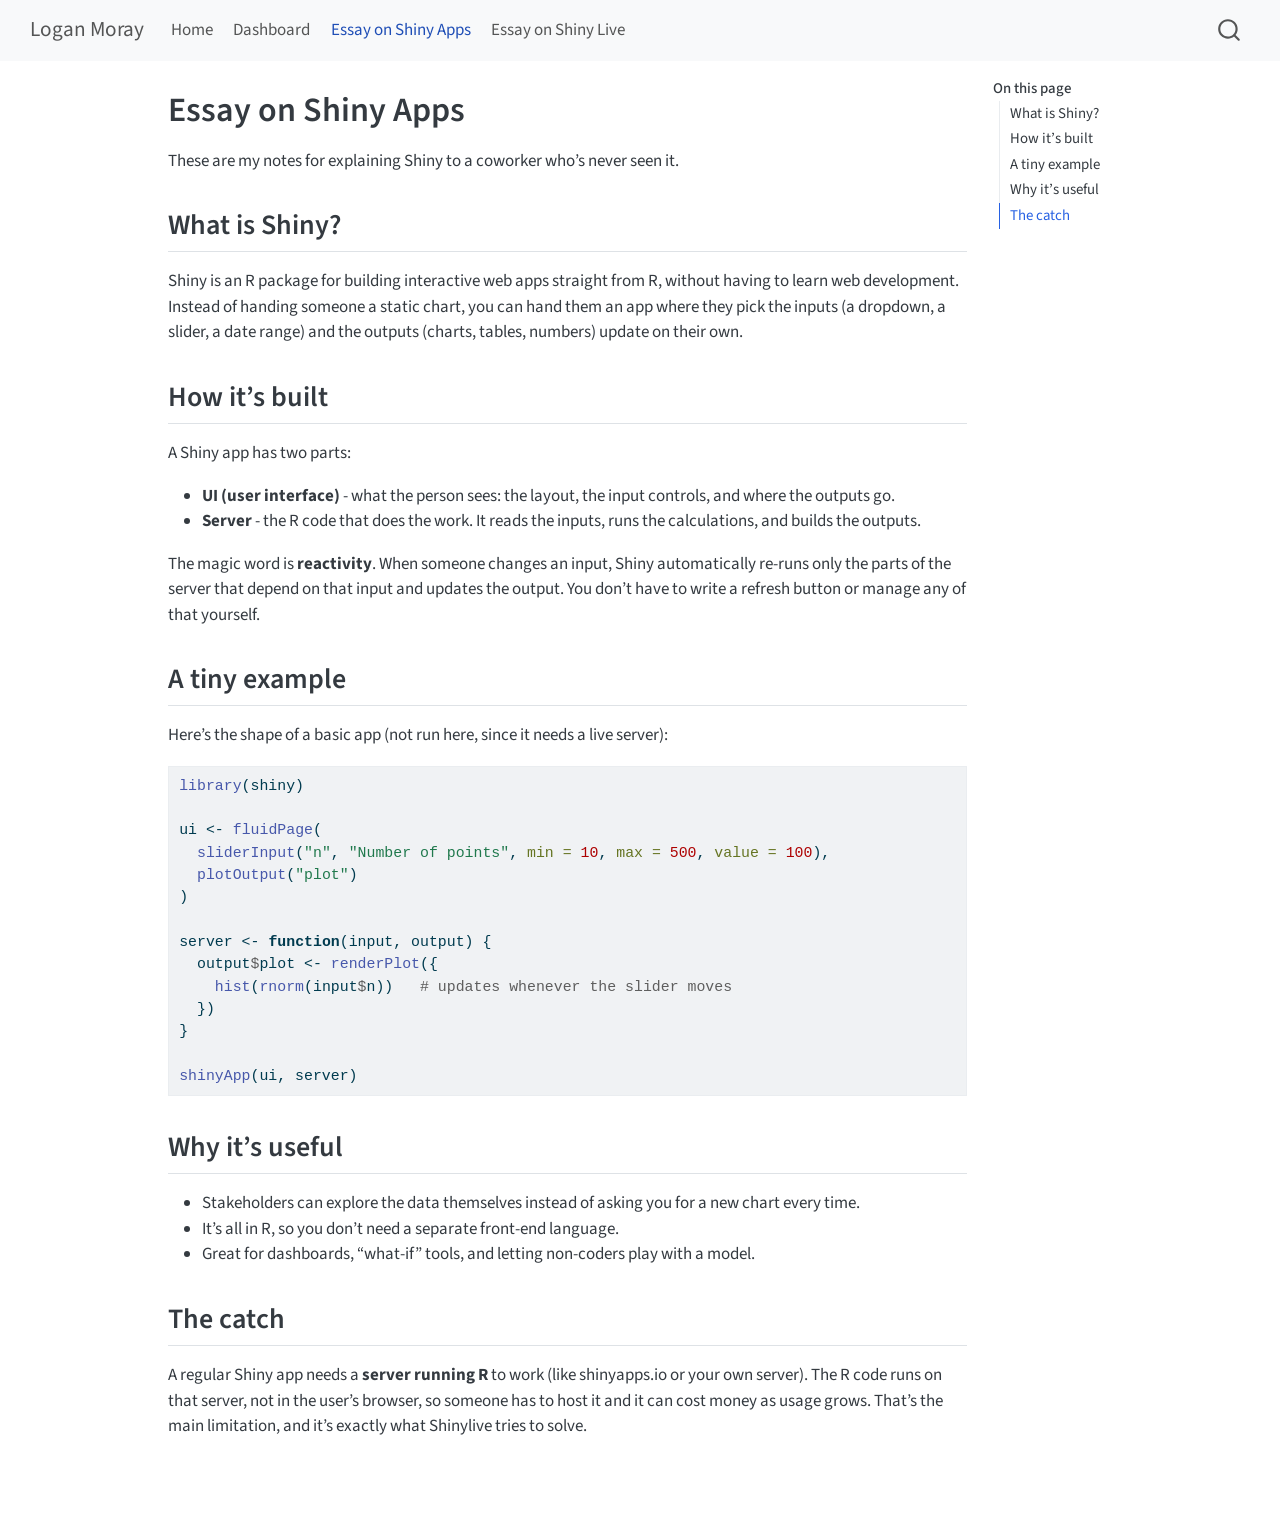
<file: shiny-apps.html>
<!DOCTYPE html>
<html xmlns="http://www.w3.org/1999/xhtml" lang="en" xml:lang="en"><head>

<meta charset="utf-8">
<meta name="generator" content="quarto-1.9.37">

<meta name="viewport" content="width=device-width, initial-scale=1.0, user-scalable=yes">


<title>Essay on Shiny Apps – Logan Moray</title>
<style>
/* Default styles provided by pandoc.
** See https://pandoc.org/MANUAL.html#variables-for-html for config info.
*/
code{white-space: pre-wrap;}
span.smallcaps{font-variant: small-caps;}
div.columns{display: flex; gap: min(4vw, 1.5em);}
div.column{flex: auto; overflow-x: auto;}
div.hanging-indent{margin-left: 1.5em; text-indent: -1.5em;}
ul.task-list{list-style: none;}
ul.task-list li input[type="checkbox"] {
  width: 0.8em;
  margin: 0 0.8em 0.2em -1em; /* quarto-specific, see https://github.com/quarto-dev/quarto-cli/issues/4556 */ 
  vertical-align: middle;
}
/* CSS for syntax highlighting */
html { -webkit-text-size-adjust: 100%; }
pre > code.sourceCode { white-space: pre; position: relative; }
pre > code.sourceCode > span { display: inline-block; line-height: 1.25; }
pre > code.sourceCode > span:empty { height: 1.2em; }
.sourceCode { overflow: visible; }
code.sourceCode > span { color: inherit; text-decoration: inherit; }
div.sourceCode { margin: 1em 0; }
pre.sourceCode { margin: 0; }
@media screen {
div.sourceCode { overflow: auto; }
}
@media print {
pre > code.sourceCode { white-space: pre-wrap; }
pre > code.sourceCode > span { text-indent: -5em; padding-left: 5em; }
}
pre.numberSource code
  { counter-reset: source-line 0; }
pre.numberSource code > span
  { position: relative; left: -4em; counter-increment: source-line; }
pre.numberSource code > span > a:first-child::before
  { content: counter(source-line);
    position: relative; left: -1em; text-align: right; vertical-align: baseline;
    border: none; display: inline-block;
    -webkit-touch-callout: none; -webkit-user-select: none;
    -khtml-user-select: none; -moz-user-select: none;
    -ms-user-select: none; user-select: none;
    padding: 0 4px; width: 4em;
  }
pre.numberSource { margin-left: 3em;  padding-left: 4px; }
div.sourceCode
  {   }
@media screen {
pre > code.sourceCode > span > a:first-child::before { text-decoration: underline; }
}
</style>


<script src="site_libs/quarto-nav/quarto-nav.js"></script>
<script src="site_libs/quarto-nav/headroom.min.js"></script>
<script src="site_libs/clipboard/clipboard.min.js"></script>
<script src="site_libs/quarto-search/autocomplete.umd.js"></script>
<script src="site_libs/quarto-search/fuse.min.js"></script>
<script src="site_libs/quarto-search/quarto-search.js"></script>
<meta name="quarto:offset" content="./">
<script src="site_libs/quarto-html/quarto.js" type="module"></script>
<script src="site_libs/quarto-html/tabsets/tabsets.js" type="module"></script>
<script src="site_libs/quarto-html/popper.min.js"></script>
<script src="site_libs/quarto-html/tippy.umd.min.js"></script>
<script src="site_libs/quarto-html/anchor.min.js"></script>
<link href="site_libs/quarto-html/tippy.css" rel="stylesheet">
<link href="site_libs/quarto-html/quarto-syntax-highlighting-7f8f88aac4f3542376d5c11b86a4c14d.css" rel="stylesheet" id="quarto-text-highlighting-styles">
<script src="site_libs/bootstrap/bootstrap.min.js"></script>
<link href="site_libs/bootstrap/bootstrap-icons.css" rel="stylesheet">
<link href="site_libs/bootstrap/bootstrap-158031087360bce0ff56dc785ce39e06.min.css" rel="stylesheet" append-hash="true" id="quarto-bootstrap" data-mode="light">
<script id="quarto-search-options" type="application/json">{
  "location": "navbar",
  "copy-button": false,
  "collapse-after": 3,
  "panel-placement": "end",
  "type": "overlay",
  "limit": 50,
  "keyboard-shortcut": [
    "f",
    "/",
    "s"
  ],
  "show-item-context": false,
  "language": {
    "search-no-results-text": "No results",
    "search-matching-documents-text": "matching documents",
    "search-copy-link-title": "Copy link to search",
    "search-hide-matches-text": "Hide additional matches",
    "search-more-match-text": "more match in this document",
    "search-more-matches-text": "more matches in this document",
    "search-clear-button-title": "Clear",
    "search-text-placeholder": "",
    "search-detached-cancel-button-title": "Cancel",
    "search-submit-button-title": "Submit",
    "search-label": "Search"
  }
}</script>
<meta name="robots" content="noindex, nofollow">


</head>

<body class="nav-fixed quarto-light">

<div id="quarto-search-results"></div>
  <header id="quarto-header" class="headroom fixed-top">
    <nav class="navbar navbar-expand-lg " data-bs-theme="dark">
      <div class="navbar-container container-fluid">
      <div class="navbar-brand-container mx-auto">
    <a class="navbar-brand" href="./index.html">
    <span class="navbar-title">Logan Moray</span>
    </a>
  </div>
            <div id="quarto-search" class="" title="Search"></div>
          <button class="navbar-toggler" type="button" data-bs-toggle="collapse" data-bs-target="#navbarCollapse" aria-controls="navbarCollapse" role="menu" aria-expanded="false" aria-label="Toggle navigation" onclick="if (window.quartoToggleHeadroom) { window.quartoToggleHeadroom(); }">
  <span class="navbar-toggler-icon"></span>
</button>
          <div class="collapse navbar-collapse" id="navbarCollapse">
            <ul class="navbar-nav navbar-nav-scroll me-auto">
  <li class="nav-item">
    <a class="nav-link" href="./index.html"> 
<span class="menu-text">Home</span></a>
  </li>  
  <li class="nav-item">
    <a class="nav-link" href="./dashboard.html"> 
<span class="menu-text">Dashboard</span></a>
  </li>  
  <li class="nav-item">
    <a class="nav-link active" href="./shiny-apps.html" aria-current="page"> 
<span class="menu-text">Essay on Shiny Apps</span></a>
  </li>  
  <li class="nav-item">
    <a class="nav-link" href="./shinylive.html"> 
<span class="menu-text">Essay on Shiny Live</span></a>
  </li>  
</ul>
          </div> <!-- /navcollapse -->
            <div class="quarto-navbar-tools">
</div>
      </div> <!-- /container-fluid -->
    </nav>
</header>
<!-- content -->
<div id="quarto-content" class="quarto-container page-columns page-rows-contents page-layout-article page-navbar">
<!-- sidebar -->
<!-- margin-sidebar -->
    <div id="quarto-margin-sidebar" class="sidebar margin-sidebar">
        <nav id="TOC" role="doc-toc" class="toc-active">
    <h2 id="toc-title">On this page</h2>
   
  <ul>
  <li><a href="#what-is-shiny" id="toc-what-is-shiny" class="nav-link active" data-scroll-target="#what-is-shiny">What is Shiny?</a></li>
  <li><a href="#how-its-built" id="toc-how-its-built" class="nav-link" data-scroll-target="#how-its-built">How it’s built</a></li>
  <li><a href="#a-tiny-example" id="toc-a-tiny-example" class="nav-link" data-scroll-target="#a-tiny-example">A tiny example</a></li>
  <li><a href="#why-its-useful" id="toc-why-its-useful" class="nav-link" data-scroll-target="#why-its-useful">Why it’s useful</a></li>
  <li><a href="#the-catch" id="toc-the-catch" class="nav-link" data-scroll-target="#the-catch">The catch</a></li>
  </ul>
</nav>
    </div>
<!-- main -->
<main class="content" id="quarto-document-content">

<header id="title-block-header" class="quarto-title-block default">
<div class="quarto-title">
<h1 class="title">Essay on Shiny Apps</h1>
</div>



<div class="quarto-title-meta">

    
  
    
  </div>
  


</header>


<p>These are my notes for explaining Shiny to a coworker who’s never seen it.</p>
<section id="what-is-shiny" class="level2">
<h2 class="anchored" data-anchor-id="what-is-shiny">What is Shiny?</h2>
<p>Shiny is an R package for building interactive web apps straight from R, without having to learn web development. Instead of handing someone a static chart, you can hand them an app where they pick the inputs (a dropdown, a slider, a date range) and the outputs (charts, tables, numbers) update on their own.</p>
</section>
<section id="how-its-built" class="level2">
<h2 class="anchored" data-anchor-id="how-its-built">How it’s built</h2>
<p>A Shiny app has two parts:</p>
<ul>
<li><strong>UI (user interface)</strong> - what the person sees: the layout, the input controls, and where the outputs go.</li>
<li><strong>Server</strong> - the R code that does the work. It reads the inputs, runs the calculations, and builds the outputs.</li>
</ul>
<p>The magic word is <strong>reactivity</strong>. When someone changes an input, Shiny automatically re-runs only the parts of the server that depend on that input and updates the output. You don’t have to write a refresh button or manage any of that yourself.</p>
</section>
<section id="a-tiny-example" class="level2">
<h2 class="anchored" data-anchor-id="a-tiny-example">A tiny example</h2>
<p>Here’s the shape of a basic app (not run here, since it needs a live server):</p>
<div class="code-copy-outer-scaffold"><div class="sourceCode" id="cb1"><pre class="sourceCode r code-with-copy"><code class="sourceCode r"><span id="cb1-1"><a href="#cb1-1" aria-hidden="true" tabindex="-1"></a><span class="fu">library</span>(shiny)</span>
<span id="cb1-2"><a href="#cb1-2" aria-hidden="true" tabindex="-1"></a></span>
<span id="cb1-3"><a href="#cb1-3" aria-hidden="true" tabindex="-1"></a>ui <span class="ot">&lt;-</span> <span class="fu">fluidPage</span>(</span>
<span id="cb1-4"><a href="#cb1-4" aria-hidden="true" tabindex="-1"></a>  <span class="fu">sliderInput</span>(<span class="st">"n"</span>, <span class="st">"Number of points"</span>, <span class="at">min =</span> <span class="dv">10</span>, <span class="at">max =</span> <span class="dv">500</span>, <span class="at">value =</span> <span class="dv">100</span>),</span>
<span id="cb1-5"><a href="#cb1-5" aria-hidden="true" tabindex="-1"></a>  <span class="fu">plotOutput</span>(<span class="st">"plot"</span>)</span>
<span id="cb1-6"><a href="#cb1-6" aria-hidden="true" tabindex="-1"></a>)</span>
<span id="cb1-7"><a href="#cb1-7" aria-hidden="true" tabindex="-1"></a></span>
<span id="cb1-8"><a href="#cb1-8" aria-hidden="true" tabindex="-1"></a>server <span class="ot">&lt;-</span> <span class="cf">function</span>(input, output) {</span>
<span id="cb1-9"><a href="#cb1-9" aria-hidden="true" tabindex="-1"></a>  output<span class="sc">$</span>plot <span class="ot">&lt;-</span> <span class="fu">renderPlot</span>({</span>
<span id="cb1-10"><a href="#cb1-10" aria-hidden="true" tabindex="-1"></a>    <span class="fu">hist</span>(<span class="fu">rnorm</span>(input<span class="sc">$</span>n))   <span class="co"># updates whenever the slider moves</span></span>
<span id="cb1-11"><a href="#cb1-11" aria-hidden="true" tabindex="-1"></a>  })</span>
<span id="cb1-12"><a href="#cb1-12" aria-hidden="true" tabindex="-1"></a>}</span>
<span id="cb1-13"><a href="#cb1-13" aria-hidden="true" tabindex="-1"></a></span>
<span id="cb1-14"><a href="#cb1-14" aria-hidden="true" tabindex="-1"></a><span class="fu">shinyApp</span>(ui, server)</span></code></pre></div><button title="Copy to Clipboard" class="code-copy-button"><i class="bi"></i></button></div>
</section>
<section id="why-its-useful" class="level2">
<h2 class="anchored" data-anchor-id="why-its-useful">Why it’s useful</h2>
<ul>
<li>Stakeholders can explore the data themselves instead of asking you for a new chart every time.</li>
<li>It’s all in R, so you don’t need a separate front-end language.</li>
<li>Great for dashboards, “what-if” tools, and letting non-coders play with a model.</li>
</ul>
</section>
<section id="the-catch" class="level2">
<h2 class="anchored" data-anchor-id="the-catch">The catch</h2>
<p>A regular Shiny app needs a <strong>server running R</strong> to work (like shinyapps.io or your own server). The R code runs on that server, not in the user’s browser, so someone has to host it and it can cost money as usage grows. That’s the main limitation, and it’s exactly what Shinylive tries to solve.</p>


</section>

</main> <!-- /main -->
<script id="quarto-html-after-body" type="application/javascript">
  window.document.addEventListener("DOMContentLoaded", function (event) {
    const icon = "";
    const anchorJS = new window.AnchorJS();
    anchorJS.options = {
      placement: 'right',
      icon: icon
    };
    anchorJS.add('.anchored');
    const isCodeAnnotation = (el) => {
      for (const clz of el.classList) {
        if (clz.startsWith('code-annotation-')) {                     
          return true;
        }
      }
      return false;
    }
    const onCopySuccess = function(e) {
      // button target
      const button = e.trigger;
      // don't keep focus
      button.blur();
      // flash "checked"
      button.classList.add('code-copy-button-checked');
      var currentTitle = button.getAttribute("title");
      button.setAttribute("title", "Copied!");
      let tooltip;
      if (window.bootstrap) {
        button.setAttribute("data-bs-toggle", "tooltip");
        button.setAttribute("data-bs-placement", "left");
        button.setAttribute("data-bs-title", "Copied!");
        tooltip = new bootstrap.Tooltip(button, 
          { trigger: "manual", 
            customClass: "code-copy-button-tooltip",
            offset: [0, -8]});
        tooltip.show();    
      }
      setTimeout(function() {
        if (tooltip) {
          tooltip.hide();
          button.removeAttribute("data-bs-title");
          button.removeAttribute("data-bs-toggle");
          button.removeAttribute("data-bs-placement");
        }
        button.setAttribute("title", currentTitle);
        button.classList.remove('code-copy-button-checked');
      }, 1000);
      // clear code selection
      e.clearSelection();
    }
    const getTextToCopy = function(trigger) {
      const outerScaffold = trigger.parentElement.cloneNode(true);
      const codeEl = outerScaffold.querySelector('code');
      for (const childEl of codeEl.children) {
        if (isCodeAnnotation(childEl)) {
          childEl.remove();
        }
      }
      return codeEl.innerText;
    }
    const clipboard = new window.ClipboardJS('.code-copy-button:not([data-in-quarto-modal])', {
      text: getTextToCopy
    });
    clipboard.on('success', onCopySuccess);
    if (window.document.getElementById('quarto-embedded-source-code-modal')) {
      const clipboardModal = new window.ClipboardJS('.code-copy-button[data-in-quarto-modal]', {
        text: getTextToCopy,
        container: window.document.getElementById('quarto-embedded-source-code-modal')
      });
      clipboardModal.on('success', onCopySuccess);
    }
      var localhostRegex = new RegExp(/^(?:http|https):\/\/localhost\:?[0-9]*\//);
      var mailtoRegex = new RegExp(/^mailto:/);
        var filterRegex = new RegExp('/' + window.location.host + '/');
      var isInternal = (href) => {
          return filterRegex.test(href) || localhostRegex.test(href) || mailtoRegex.test(href);
      }
      // Inspect non-navigation links and adorn them if external
     var links = window.document.querySelectorAll('a[href]:not(.nav-link):not(.navbar-brand):not(.toc-action):not(.sidebar-link):not(.sidebar-item-toggle):not(.pagination-link):not(.no-external):not([aria-hidden]):not(.dropdown-item):not(.quarto-navigation-tool):not(.about-link)');
      for (var i=0; i<links.length; i++) {
        const link = links[i];
        if (!isInternal(link.href)) {
          // undo the damage that might have been done by quarto-nav.js in the case of
          // links that we want to consider external
          if (link.dataset.originalHref !== undefined) {
            link.href = link.dataset.originalHref;
          }
        }
      }
    function tippyHover(el, contentFn, onTriggerFn, onUntriggerFn) {
      const config = {
        allowHTML: true,
        maxWidth: 500,
        delay: 100,
        arrow: false,
        appendTo: function(el) {
            return el.parentElement;
        },
        interactive: true,
        interactiveBorder: 10,
        theme: 'quarto',
        placement: 'bottom-start',
      };
      if (contentFn) {
        config.content = contentFn;
      }
      if (onTriggerFn) {
        config.onTrigger = onTriggerFn;
      }
      if (onUntriggerFn) {
        config.onUntrigger = onUntriggerFn;
      }
      window.tippy(el, config); 
    }
    const noterefs = window.document.querySelectorAll('a[role="doc-noteref"]');
    for (var i=0; i<noterefs.length; i++) {
      const ref = noterefs[i];
      tippyHover(ref, function() {
        // use id or data attribute instead here
        let href = ref.getAttribute('data-footnote-href') || ref.getAttribute('href');
        try { href = new URL(href).hash; } catch {}
        const id = href.replace(/^#\/?/, "");
        const note = window.document.getElementById(id);
        if (note) {
          return note.innerHTML;
        } else {
          return "";
        }
      });
    }
    const xrefs = window.document.querySelectorAll('a.quarto-xref');
    const processXRef = (id, note) => {
      // Strip column container classes
      const stripColumnClz = (el) => {
        el.classList.remove("page-full", "page-columns");
        if (el.children) {
          for (const child of el.children) {
            stripColumnClz(child);
          }
        }
      }
      stripColumnClz(note)
      if (id === null || id.startsWith('sec-')) {
        // Special case sections, only their first couple elements
        const container = document.createElement("div");
        if (note.children && note.children.length > 2) {
          container.appendChild(note.children[0].cloneNode(true));
          for (let i = 1; i < note.children.length; i++) {
            const child = note.children[i];
            if (child.tagName === "P" && child.innerText === "") {
              continue;
            } else {
              container.appendChild(child.cloneNode(true));
              break;
            }
          }
          if (window.Quarto?.typesetMath) {
            window.Quarto.typesetMath(container);
          }
          return container.innerHTML
        } else {
          if (window.Quarto?.typesetMath) {
            window.Quarto.typesetMath(note);
          }
          return note.innerHTML;
        }
      } else {
        // Remove any anchor links if they are present
        const anchorLink = note.querySelector('a.anchorjs-link');
        if (anchorLink) {
          anchorLink.remove();
        }
        if (window.Quarto?.typesetMath) {
          window.Quarto.typesetMath(note);
        }
        if (note.classList.contains("callout")) {
          return note.outerHTML;
        } else {
          return note.innerHTML;
        }
      }
    }
    for (var i=0; i<xrefs.length; i++) {
      const xref = xrefs[i];
      tippyHover(xref, undefined, function(instance) {
        instance.disable();
        let url = xref.getAttribute('href');
        let hash = undefined; 
        if (url.startsWith('#')) {
          hash = url;
        } else {
          try { hash = new URL(url).hash; } catch {}
        }
        if (hash) {
          const id = hash.replace(/^#\/?/, "");
          const note = window.document.getElementById(id);
          if (note !== null) {
            try {
              const html = processXRef(id, note.cloneNode(true));
              instance.setContent(html);
            } finally {
              instance.enable();
              instance.show();
            }
          } else {
            // See if we can fetch this
            fetch(url.split('#')[0])
            .then(res => res.text())
            .then(html => {
              const parser = new DOMParser();
              const htmlDoc = parser.parseFromString(html, "text/html");
              const note = htmlDoc.getElementById(id);
              if (note !== null) {
                const html = processXRef(id, note);
                instance.setContent(html);
              } 
            }).finally(() => {
              instance.enable();
              instance.show();
            });
          }
        } else {
          // See if we can fetch a full url (with no hash to target)
          // This is a special case and we should probably do some content thinning / targeting
          fetch(url)
          .then(res => res.text())
          .then(html => {
            const parser = new DOMParser();
            const htmlDoc = parser.parseFromString(html, "text/html");
            const note = htmlDoc.querySelector('main.content');
            if (note !== null) {
              // This should only happen for chapter cross references
              // (since there is no id in the URL)
              // remove the first header
              if (note.children.length > 0 && note.children[0].tagName === "HEADER") {
                note.children[0].remove();
              }
              const html = processXRef(null, note);
              instance.setContent(html);
            } 
          }).finally(() => {
            instance.enable();
            instance.show();
          });
        }
      }, function(instance) {
      });
    }
        let selectedAnnoteEl;
        const selectorForAnnotation = ( cell, annotation) => {
          let cellAttr = 'data-code-cell="' + cell + '"';
          let lineAttr = 'data-code-annotation="' +  annotation + '"';
          const selector = 'span[' + cellAttr + '][' + lineAttr + ']';
          return selector;
        }
        const selectCodeLines = (annoteEl) => {
          const doc = window.document;
          const targetCell = annoteEl.getAttribute("data-target-cell");
          const targetAnnotation = annoteEl.getAttribute("data-target-annotation");
          const annoteSpan = window.document.querySelector(selectorForAnnotation(targetCell, targetAnnotation));
          const lines = annoteSpan.getAttribute("data-code-lines").split(",");
          const lineIds = lines.map((line) => {
            return targetCell + "-" + line;
          })
          let top = null;
          let height = null;
          let parent = null;
          if (lineIds.length > 0) {
              //compute the position of the single el (top and bottom and make a div)
              const el = window.document.getElementById(lineIds[0]);
              top = el.offsetTop;
              height = el.offsetHeight;
              parent = el.parentElement.parentElement;
            if (lineIds.length > 1) {
              const lastEl = window.document.getElementById(lineIds[lineIds.length - 1]);
              const bottom = lastEl.offsetTop + lastEl.offsetHeight;
              height = bottom - top;
            }
            if (top !== null && height !== null && parent !== null) {
              // cook up a div (if necessary) and position it 
              let div = window.document.getElementById("code-annotation-line-highlight");
              if (div === null) {
                div = window.document.createElement("div");
                div.setAttribute("id", "code-annotation-line-highlight");
                div.style.position = 'absolute';
                parent.appendChild(div);
              }
              div.style.top = top - 2 + "px";
              div.style.height = height + 4 + "px";
              div.style.left = 0;
              let gutterDiv = window.document.getElementById("code-annotation-line-highlight-gutter");
              if (gutterDiv === null) {
                gutterDiv = window.document.createElement("div");
                gutterDiv.setAttribute("id", "code-annotation-line-highlight-gutter");
                gutterDiv.style.position = 'absolute';
                const codeCell = window.document.getElementById(targetCell);
                const gutter = codeCell.querySelector('.code-annotation-gutter');
                gutter.appendChild(gutterDiv);
              }
              gutterDiv.style.top = top - 2 + "px";
              gutterDiv.style.height = height + 4 + "px";
            }
            selectedAnnoteEl = annoteEl;
          }
        };
        const unselectCodeLines = () => {
          const elementsIds = ["code-annotation-line-highlight", "code-annotation-line-highlight-gutter"];
          elementsIds.forEach((elId) => {
            const div = window.document.getElementById(elId);
            if (div) {
              div.remove();
            }
          });
          selectedAnnoteEl = undefined;
        };
          // Handle positioning of the toggle
      window.addEventListener(
        "resize",
        throttle(() => {
          elRect = undefined;
          if (selectedAnnoteEl) {
            selectCodeLines(selectedAnnoteEl);
          }
        }, 10)
      );
      function throttle(fn, ms) {
      let throttle = false;
      let timer;
        return (...args) => {
          if(!throttle) { // first call gets through
              fn.apply(this, args);
              throttle = true;
          } else { // all the others get throttled
              if(timer) clearTimeout(timer); // cancel #2
              timer = setTimeout(() => {
                fn.apply(this, args);
                timer = throttle = false;
              }, ms);
          }
        };
      }
        // Attach click handler to the DT
        const annoteDls = window.document.querySelectorAll('dt[data-target-cell]');
        for (const annoteDlNode of annoteDls) {
          annoteDlNode.addEventListener('click', (event) => {
            const clickedEl = event.target;
            if (clickedEl !== selectedAnnoteEl) {
              unselectCodeLines();
              const activeEl = window.document.querySelector('dt[data-target-cell].code-annotation-active');
              if (activeEl) {
                activeEl.classList.remove('code-annotation-active');
              }
              selectCodeLines(clickedEl);
              clickedEl.classList.add('code-annotation-active');
            } else {
              // Unselect the line
              unselectCodeLines();
              clickedEl.classList.remove('code-annotation-active');
            }
          });
        }
    const findCites = (el) => {
      const parentEl = el.parentElement;
      if (parentEl) {
        const cites = parentEl.dataset.cites;
        if (cites) {
          return {
            el,
            cites: cites.split(' ')
          };
        } else {
          return findCites(el.parentElement)
        }
      } else {
        return undefined;
      }
    };
    var bibliorefs = window.document.querySelectorAll('a[role="doc-biblioref"]');
    for (var i=0; i<bibliorefs.length; i++) {
      const ref = bibliorefs[i];
      const citeInfo = findCites(ref);
      if (citeInfo) {
        tippyHover(citeInfo.el, function() {
          var popup = window.document.createElement('div');
          citeInfo.cites.forEach(function(cite) {
            var citeDiv = window.document.createElement('div');
            citeDiv.classList.add('hanging-indent');
            citeDiv.classList.add('csl-entry');
            var biblioDiv = window.document.getElementById('ref-' + cite);
            if (biblioDiv) {
              citeDiv.innerHTML = biblioDiv.innerHTML;
            }
            popup.appendChild(citeDiv);
          });
          return popup.innerHTML;
        });
      }
    }
  });
  </script>
</div> <!-- /content -->




</body></html>
</file>
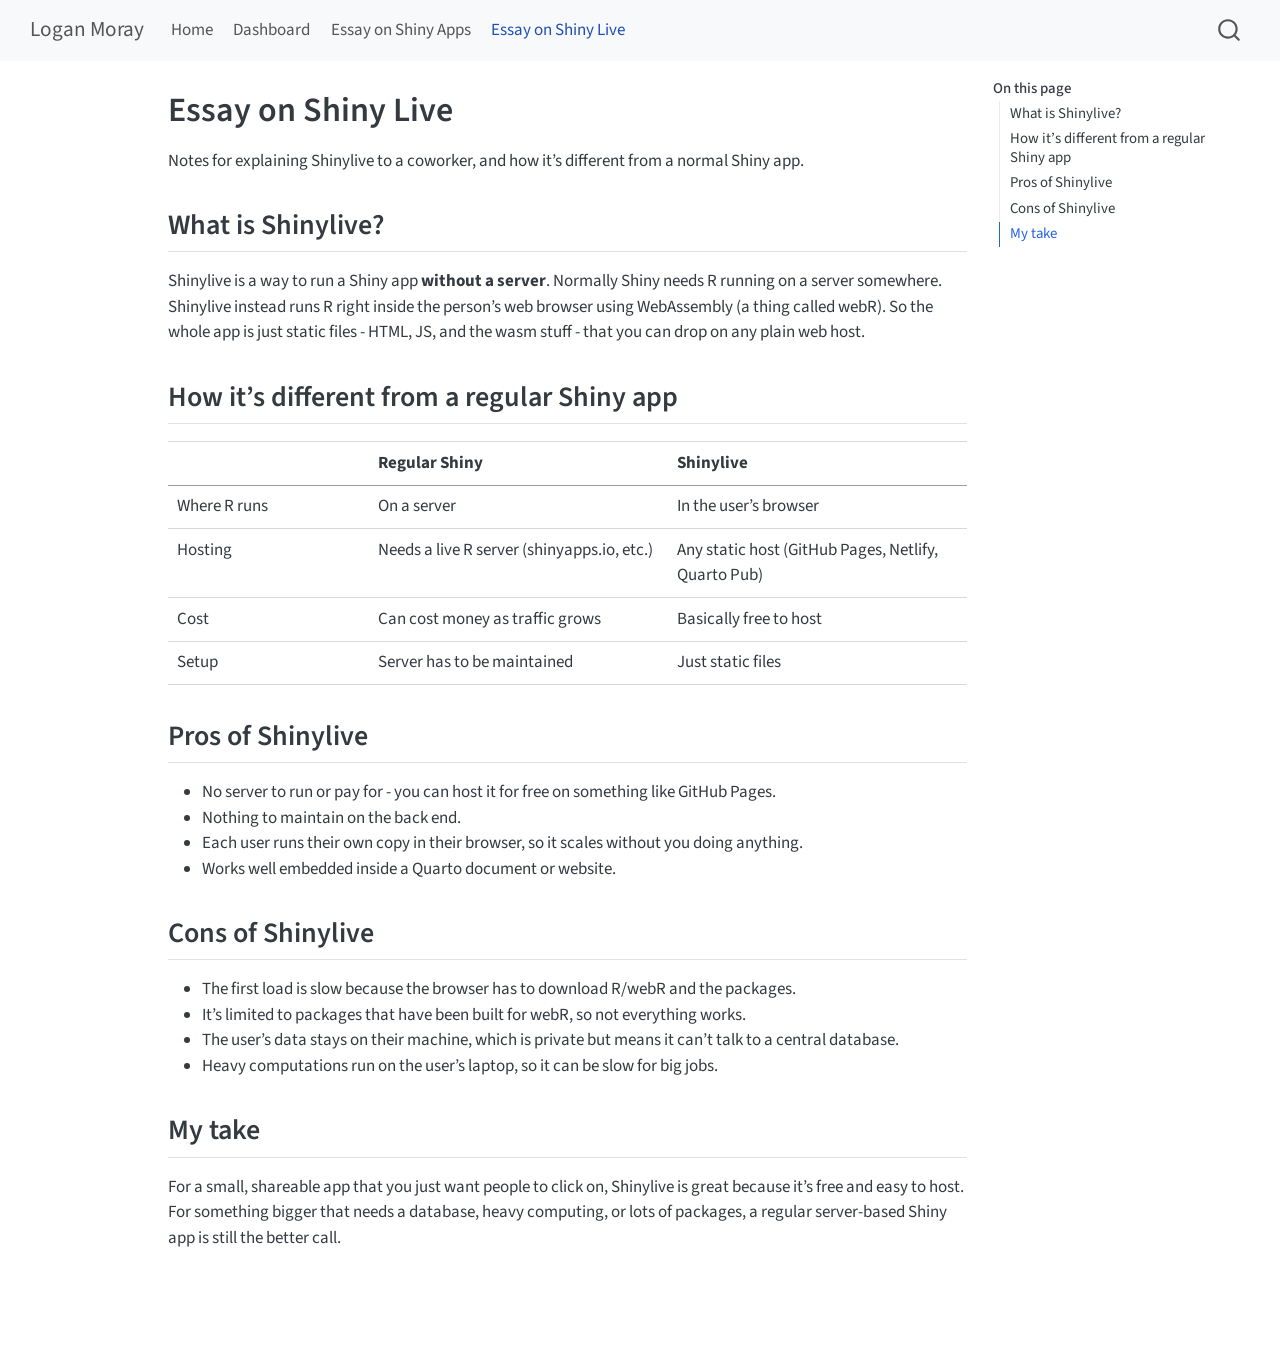
<file: shinylive.html>
<!DOCTYPE html>
<html xmlns="http://www.w3.org/1999/xhtml" lang="en" xml:lang="en"><head>

<meta charset="utf-8">
<meta name="generator" content="quarto-1.9.37">

<meta name="viewport" content="width=device-width, initial-scale=1.0, user-scalable=yes">


<title>Essay on Shiny Live – Logan Moray</title>
<style>
/* Default styles provided by pandoc.
** See https://pandoc.org/MANUAL.html#variables-for-html for config info.
*/
code{white-space: pre-wrap;}
span.smallcaps{font-variant: small-caps;}
div.columns{display: flex; gap: min(4vw, 1.5em);}
div.column{flex: auto; overflow-x: auto;}
div.hanging-indent{margin-left: 1.5em; text-indent: -1.5em;}
ul.task-list{list-style: none;}
ul.task-list li input[type="checkbox"] {
  width: 0.8em;
  margin: 0 0.8em 0.2em -1em; /* quarto-specific, see https://github.com/quarto-dev/quarto-cli/issues/4556 */ 
  vertical-align: middle;
}
</style>


<script src="site_libs/quarto-nav/quarto-nav.js"></script>
<script src="site_libs/quarto-nav/headroom.min.js"></script>
<script src="site_libs/clipboard/clipboard.min.js"></script>
<script src="site_libs/quarto-search/autocomplete.umd.js"></script>
<script src="site_libs/quarto-search/fuse.min.js"></script>
<script src="site_libs/quarto-search/quarto-search.js"></script>
<meta name="quarto:offset" content="./">
<script src="site_libs/quarto-html/quarto.js" type="module"></script>
<script src="site_libs/quarto-html/tabsets/tabsets.js" type="module"></script>
<script src="site_libs/quarto-html/popper.min.js"></script>
<script src="site_libs/quarto-html/tippy.umd.min.js"></script>
<script src="site_libs/quarto-html/anchor.min.js"></script>
<link href="site_libs/quarto-html/tippy.css" rel="stylesheet">
<link href="site_libs/quarto-html/quarto-syntax-highlighting-7f8f88aac4f3542376d5c11b86a4c14d.css" rel="stylesheet" id="quarto-text-highlighting-styles">
<script src="site_libs/bootstrap/bootstrap.min.js"></script>
<link href="site_libs/bootstrap/bootstrap-icons.css" rel="stylesheet">
<link href="site_libs/bootstrap/bootstrap-158031087360bce0ff56dc785ce39e06.min.css" rel="stylesheet" append-hash="true" id="quarto-bootstrap" data-mode="light">
<script id="quarto-search-options" type="application/json">{
  "location": "navbar",
  "copy-button": false,
  "collapse-after": 3,
  "panel-placement": "end",
  "type": "overlay",
  "limit": 50,
  "keyboard-shortcut": [
    "f",
    "/",
    "s"
  ],
  "show-item-context": false,
  "language": {
    "search-no-results-text": "No results",
    "search-matching-documents-text": "matching documents",
    "search-copy-link-title": "Copy link to search",
    "search-hide-matches-text": "Hide additional matches",
    "search-more-match-text": "more match in this document",
    "search-more-matches-text": "more matches in this document",
    "search-clear-button-title": "Clear",
    "search-text-placeholder": "",
    "search-detached-cancel-button-title": "Cancel",
    "search-submit-button-title": "Submit",
    "search-label": "Search"
  }
}</script>
<meta name="robots" content="noindex, nofollow">


</head>

<body class="nav-fixed quarto-light">

<div id="quarto-search-results"></div>
  <header id="quarto-header" class="headroom fixed-top">
    <nav class="navbar navbar-expand-lg " data-bs-theme="dark">
      <div class="navbar-container container-fluid">
      <div class="navbar-brand-container mx-auto">
    <a class="navbar-brand" href="./index.html">
    <span class="navbar-title">Logan Moray</span>
    </a>
  </div>
            <div id="quarto-search" class="" title="Search"></div>
          <button class="navbar-toggler" type="button" data-bs-toggle="collapse" data-bs-target="#navbarCollapse" aria-controls="navbarCollapse" role="menu" aria-expanded="false" aria-label="Toggle navigation" onclick="if (window.quartoToggleHeadroom) { window.quartoToggleHeadroom(); }">
  <span class="navbar-toggler-icon"></span>
</button>
          <div class="collapse navbar-collapse" id="navbarCollapse">
            <ul class="navbar-nav navbar-nav-scroll me-auto">
  <li class="nav-item">
    <a class="nav-link" href="./index.html"> 
<span class="menu-text">Home</span></a>
  </li>  
  <li class="nav-item">
    <a class="nav-link" href="./dashboard.html"> 
<span class="menu-text">Dashboard</span></a>
  </li>  
  <li class="nav-item">
    <a class="nav-link" href="./shiny-apps.html"> 
<span class="menu-text">Essay on Shiny Apps</span></a>
  </li>  
  <li class="nav-item">
    <a class="nav-link active" href="./shinylive.html" aria-current="page"> 
<span class="menu-text">Essay on Shiny Live</span></a>
  </li>  
</ul>
          </div> <!-- /navcollapse -->
            <div class="quarto-navbar-tools">
</div>
      </div> <!-- /container-fluid -->
    </nav>
</header>
<!-- content -->
<div id="quarto-content" class="quarto-container page-columns page-rows-contents page-layout-article page-navbar">
<!-- sidebar -->
<!-- margin-sidebar -->
    <div id="quarto-margin-sidebar" class="sidebar margin-sidebar">
        <nav id="TOC" role="doc-toc" class="toc-active">
    <h2 id="toc-title">On this page</h2>
   
  <ul>
  <li><a href="#what-is-shinylive" id="toc-what-is-shinylive" class="nav-link active" data-scroll-target="#what-is-shinylive">What is Shinylive?</a></li>
  <li><a href="#how-its-different-from-a-regular-shiny-app" id="toc-how-its-different-from-a-regular-shiny-app" class="nav-link" data-scroll-target="#how-its-different-from-a-regular-shiny-app">How it’s different from a regular Shiny app</a></li>
  <li><a href="#pros-of-shinylive" id="toc-pros-of-shinylive" class="nav-link" data-scroll-target="#pros-of-shinylive">Pros of Shinylive</a></li>
  <li><a href="#cons-of-shinylive" id="toc-cons-of-shinylive" class="nav-link" data-scroll-target="#cons-of-shinylive">Cons of Shinylive</a></li>
  <li><a href="#my-take" id="toc-my-take" class="nav-link" data-scroll-target="#my-take">My take</a></li>
  </ul>
</nav>
    </div>
<!-- main -->
<main class="content" id="quarto-document-content">

<header id="title-block-header" class="quarto-title-block default">
<div class="quarto-title">
<h1 class="title">Essay on Shiny Live</h1>
</div>



<div class="quarto-title-meta">

    
  
    
  </div>
  


</header>


<p>Notes for explaining Shinylive to a coworker, and how it’s different from a normal Shiny app.</p>
<section id="what-is-shinylive" class="level2">
<h2 class="anchored" data-anchor-id="what-is-shinylive">What is Shinylive?</h2>
<p>Shinylive is a way to run a Shiny app <strong>without a server</strong>. Normally Shiny needs R running on a server somewhere. Shinylive instead runs R right inside the person’s web browser using WebAssembly (a thing called webR). So the whole app is just static files - HTML, JS, and the wasm stuff - that you can drop on any plain web host.</p>
</section>
<section id="how-its-different-from-a-regular-shiny-app" class="level2">
<h2 class="anchored" data-anchor-id="how-its-different-from-a-regular-shiny-app">How it’s different from a regular Shiny app</h2>
<table class="caption-top table">
<colgroup>
<col style="width: 25%">
<col style="width: 37%">
<col style="width: 37%">
</colgroup>
<thead>
<tr class="header">
<th></th>
<th>Regular Shiny</th>
<th>Shinylive</th>
</tr>
</thead>
<tbody>
<tr class="odd">
<td>Where R runs</td>
<td>On a server</td>
<td>In the user’s browser</td>
</tr>
<tr class="even">
<td>Hosting</td>
<td>Needs a live R server (shinyapps.io, etc.)</td>
<td>Any static host (GitHub Pages, Netlify, Quarto Pub)</td>
</tr>
<tr class="odd">
<td>Cost</td>
<td>Can cost money as traffic grows</td>
<td>Basically free to host</td>
</tr>
<tr class="even">
<td>Setup</td>
<td>Server has to be maintained</td>
<td>Just static files</td>
</tr>
</tbody>
</table>
</section>
<section id="pros-of-shinylive" class="level2">
<h2 class="anchored" data-anchor-id="pros-of-shinylive">Pros of Shinylive</h2>
<ul>
<li>No server to run or pay for - you can host it for free on something like GitHub Pages.</li>
<li>Nothing to maintain on the back end.</li>
<li>Each user runs their own copy in their browser, so it scales without you doing anything.</li>
<li>Works well embedded inside a Quarto document or website.</li>
</ul>
</section>
<section id="cons-of-shinylive" class="level2">
<h2 class="anchored" data-anchor-id="cons-of-shinylive">Cons of Shinylive</h2>
<ul>
<li>The first load is slow because the browser has to download R/webR and the packages.</li>
<li>It’s limited to packages that have been built for webR, so not everything works.</li>
<li>The user’s data stays on their machine, which is private but means it can’t talk to a central database.</li>
<li>Heavy computations run on the user’s laptop, so it can be slow for big jobs.</li>
</ul>
</section>
<section id="my-take" class="level2">
<h2 class="anchored" data-anchor-id="my-take">My take</h2>
<p>For a small, shareable app that you just want people to click on, Shinylive is great because it’s free and easy to host. For something bigger that needs a database, heavy computing, or lots of packages, a regular server-based Shiny app is still the better call.</p>


</section>

</main> <!-- /main -->
<script id="quarto-html-after-body" type="application/javascript">
  window.document.addEventListener("DOMContentLoaded", function (event) {
    const icon = "";
    const anchorJS = new window.AnchorJS();
    anchorJS.options = {
      placement: 'right',
      icon: icon
    };
    anchorJS.add('.anchored');
    const isCodeAnnotation = (el) => {
      for (const clz of el.classList) {
        if (clz.startsWith('code-annotation-')) {                     
          return true;
        }
      }
      return false;
    }
    const onCopySuccess = function(e) {
      // button target
      const button = e.trigger;
      // don't keep focus
      button.blur();
      // flash "checked"
      button.classList.add('code-copy-button-checked');
      var currentTitle = button.getAttribute("title");
      button.setAttribute("title", "Copied!");
      let tooltip;
      if (window.bootstrap) {
        button.setAttribute("data-bs-toggle", "tooltip");
        button.setAttribute("data-bs-placement", "left");
        button.setAttribute("data-bs-title", "Copied!");
        tooltip = new bootstrap.Tooltip(button, 
          { trigger: "manual", 
            customClass: "code-copy-button-tooltip",
            offset: [0, -8]});
        tooltip.show();    
      }
      setTimeout(function() {
        if (tooltip) {
          tooltip.hide();
          button.removeAttribute("data-bs-title");
          button.removeAttribute("data-bs-toggle");
          button.removeAttribute("data-bs-placement");
        }
        button.setAttribute("title", currentTitle);
        button.classList.remove('code-copy-button-checked');
      }, 1000);
      // clear code selection
      e.clearSelection();
    }
    const getTextToCopy = function(trigger) {
      const outerScaffold = trigger.parentElement.cloneNode(true);
      const codeEl = outerScaffold.querySelector('code');
      for (const childEl of codeEl.children) {
        if (isCodeAnnotation(childEl)) {
          childEl.remove();
        }
      }
      return codeEl.innerText;
    }
    const clipboard = new window.ClipboardJS('.code-copy-button:not([data-in-quarto-modal])', {
      text: getTextToCopy
    });
    clipboard.on('success', onCopySuccess);
    if (window.document.getElementById('quarto-embedded-source-code-modal')) {
      const clipboardModal = new window.ClipboardJS('.code-copy-button[data-in-quarto-modal]', {
        text: getTextToCopy,
        container: window.document.getElementById('quarto-embedded-source-code-modal')
      });
      clipboardModal.on('success', onCopySuccess);
    }
      var localhostRegex = new RegExp(/^(?:http|https):\/\/localhost\:?[0-9]*\//);
      var mailtoRegex = new RegExp(/^mailto:/);
        var filterRegex = new RegExp('/' + window.location.host + '/');
      var isInternal = (href) => {
          return filterRegex.test(href) || localhostRegex.test(href) || mailtoRegex.test(href);
      }
      // Inspect non-navigation links and adorn them if external
     var links = window.document.querySelectorAll('a[href]:not(.nav-link):not(.navbar-brand):not(.toc-action):not(.sidebar-link):not(.sidebar-item-toggle):not(.pagination-link):not(.no-external):not([aria-hidden]):not(.dropdown-item):not(.quarto-navigation-tool):not(.about-link)');
      for (var i=0; i<links.length; i++) {
        const link = links[i];
        if (!isInternal(link.href)) {
          // undo the damage that might have been done by quarto-nav.js in the case of
          // links that we want to consider external
          if (link.dataset.originalHref !== undefined) {
            link.href = link.dataset.originalHref;
          }
        }
      }
    function tippyHover(el, contentFn, onTriggerFn, onUntriggerFn) {
      const config = {
        allowHTML: true,
        maxWidth: 500,
        delay: 100,
        arrow: false,
        appendTo: function(el) {
            return el.parentElement;
        },
        interactive: true,
        interactiveBorder: 10,
        theme: 'quarto',
        placement: 'bottom-start',
      };
      if (contentFn) {
        config.content = contentFn;
      }
      if (onTriggerFn) {
        config.onTrigger = onTriggerFn;
      }
      if (onUntriggerFn) {
        config.onUntrigger = onUntriggerFn;
      }
      window.tippy(el, config); 
    }
    const noterefs = window.document.querySelectorAll('a[role="doc-noteref"]');
    for (var i=0; i<noterefs.length; i++) {
      const ref = noterefs[i];
      tippyHover(ref, function() {
        // use id or data attribute instead here
        let href = ref.getAttribute('data-footnote-href') || ref.getAttribute('href');
        try { href = new URL(href).hash; } catch {}
        const id = href.replace(/^#\/?/, "");
        const note = window.document.getElementById(id);
        if (note) {
          return note.innerHTML;
        } else {
          return "";
        }
      });
    }
    const xrefs = window.document.querySelectorAll('a.quarto-xref');
    const processXRef = (id, note) => {
      // Strip column container classes
      const stripColumnClz = (el) => {
        el.classList.remove("page-full", "page-columns");
        if (el.children) {
          for (const child of el.children) {
            stripColumnClz(child);
          }
        }
      }
      stripColumnClz(note)
      if (id === null || id.startsWith('sec-')) {
        // Special case sections, only their first couple elements
        const container = document.createElement("div");
        if (note.children && note.children.length > 2) {
          container.appendChild(note.children[0].cloneNode(true));
          for (let i = 1; i < note.children.length; i++) {
            const child = note.children[i];
            if (child.tagName === "P" && child.innerText === "") {
              continue;
            } else {
              container.appendChild(child.cloneNode(true));
              break;
            }
          }
          if (window.Quarto?.typesetMath) {
            window.Quarto.typesetMath(container);
          }
          return container.innerHTML
        } else {
          if (window.Quarto?.typesetMath) {
            window.Quarto.typesetMath(note);
          }
          return note.innerHTML;
        }
      } else {
        // Remove any anchor links if they are present
        const anchorLink = note.querySelector('a.anchorjs-link');
        if (anchorLink) {
          anchorLink.remove();
        }
        if (window.Quarto?.typesetMath) {
          window.Quarto.typesetMath(note);
        }
        if (note.classList.contains("callout")) {
          return note.outerHTML;
        } else {
          return note.innerHTML;
        }
      }
    }
    for (var i=0; i<xrefs.length; i++) {
      const xref = xrefs[i];
      tippyHover(xref, undefined, function(instance) {
        instance.disable();
        let url = xref.getAttribute('href');
        let hash = undefined; 
        if (url.startsWith('#')) {
          hash = url;
        } else {
          try { hash = new URL(url).hash; } catch {}
        }
        if (hash) {
          const id = hash.replace(/^#\/?/, "");
          const note = window.document.getElementById(id);
          if (note !== null) {
            try {
              const html = processXRef(id, note.cloneNode(true));
              instance.setContent(html);
            } finally {
              instance.enable();
              instance.show();
            }
          } else {
            // See if we can fetch this
            fetch(url.split('#')[0])
            .then(res => res.text())
            .then(html => {
              const parser = new DOMParser();
              const htmlDoc = parser.parseFromString(html, "text/html");
              const note = htmlDoc.getElementById(id);
              if (note !== null) {
                const html = processXRef(id, note);
                instance.setContent(html);
              } 
            }).finally(() => {
              instance.enable();
              instance.show();
            });
          }
        } else {
          // See if we can fetch a full url (with no hash to target)
          // This is a special case and we should probably do some content thinning / targeting
          fetch(url)
          .then(res => res.text())
          .then(html => {
            const parser = new DOMParser();
            const htmlDoc = parser.parseFromString(html, "text/html");
            const note = htmlDoc.querySelector('main.content');
            if (note !== null) {
              // This should only happen for chapter cross references
              // (since there is no id in the URL)
              // remove the first header
              if (note.children.length > 0 && note.children[0].tagName === "HEADER") {
                note.children[0].remove();
              }
              const html = processXRef(null, note);
              instance.setContent(html);
            } 
          }).finally(() => {
            instance.enable();
            instance.show();
          });
        }
      }, function(instance) {
      });
    }
        let selectedAnnoteEl;
        const selectorForAnnotation = ( cell, annotation) => {
          let cellAttr = 'data-code-cell="' + cell + '"';
          let lineAttr = 'data-code-annotation="' +  annotation + '"';
          const selector = 'span[' + cellAttr + '][' + lineAttr + ']';
          return selector;
        }
        const selectCodeLines = (annoteEl) => {
          const doc = window.document;
          const targetCell = annoteEl.getAttribute("data-target-cell");
          const targetAnnotation = annoteEl.getAttribute("data-target-annotation");
          const annoteSpan = window.document.querySelector(selectorForAnnotation(targetCell, targetAnnotation));
          const lines = annoteSpan.getAttribute("data-code-lines").split(",");
          const lineIds = lines.map((line) => {
            return targetCell + "-" + line;
          })
          let top = null;
          let height = null;
          let parent = null;
          if (lineIds.length > 0) {
              //compute the position of the single el (top and bottom and make a div)
              const el = window.document.getElementById(lineIds[0]);
              top = el.offsetTop;
              height = el.offsetHeight;
              parent = el.parentElement.parentElement;
            if (lineIds.length > 1) {
              const lastEl = window.document.getElementById(lineIds[lineIds.length - 1]);
              const bottom = lastEl.offsetTop + lastEl.offsetHeight;
              height = bottom - top;
            }
            if (top !== null && height !== null && parent !== null) {
              // cook up a div (if necessary) and position it 
              let div = window.document.getElementById("code-annotation-line-highlight");
              if (div === null) {
                div = window.document.createElement("div");
                div.setAttribute("id", "code-annotation-line-highlight");
                div.style.position = 'absolute';
                parent.appendChild(div);
              }
              div.style.top = top - 2 + "px";
              div.style.height = height + 4 + "px";
              div.style.left = 0;
              let gutterDiv = window.document.getElementById("code-annotation-line-highlight-gutter");
              if (gutterDiv === null) {
                gutterDiv = window.document.createElement("div");
                gutterDiv.setAttribute("id", "code-annotation-line-highlight-gutter");
                gutterDiv.style.position = 'absolute';
                const codeCell = window.document.getElementById(targetCell);
                const gutter = codeCell.querySelector('.code-annotation-gutter');
                gutter.appendChild(gutterDiv);
              }
              gutterDiv.style.top = top - 2 + "px";
              gutterDiv.style.height = height + 4 + "px";
            }
            selectedAnnoteEl = annoteEl;
          }
        };
        const unselectCodeLines = () => {
          const elementsIds = ["code-annotation-line-highlight", "code-annotation-line-highlight-gutter"];
          elementsIds.forEach((elId) => {
            const div = window.document.getElementById(elId);
            if (div) {
              div.remove();
            }
          });
          selectedAnnoteEl = undefined;
        };
          // Handle positioning of the toggle
      window.addEventListener(
        "resize",
        throttle(() => {
          elRect = undefined;
          if (selectedAnnoteEl) {
            selectCodeLines(selectedAnnoteEl);
          }
        }, 10)
      );
      function throttle(fn, ms) {
      let throttle = false;
      let timer;
        return (...args) => {
          if(!throttle) { // first call gets through
              fn.apply(this, args);
              throttle = true;
          } else { // all the others get throttled
              if(timer) clearTimeout(timer); // cancel #2
              timer = setTimeout(() => {
                fn.apply(this, args);
                timer = throttle = false;
              }, ms);
          }
        };
      }
        // Attach click handler to the DT
        const annoteDls = window.document.querySelectorAll('dt[data-target-cell]');
        for (const annoteDlNode of annoteDls) {
          annoteDlNode.addEventListener('click', (event) => {
            const clickedEl = event.target;
            if (clickedEl !== selectedAnnoteEl) {
              unselectCodeLines();
              const activeEl = window.document.querySelector('dt[data-target-cell].code-annotation-active');
              if (activeEl) {
                activeEl.classList.remove('code-annotation-active');
              }
              selectCodeLines(clickedEl);
              clickedEl.classList.add('code-annotation-active');
            } else {
              // Unselect the line
              unselectCodeLines();
              clickedEl.classList.remove('code-annotation-active');
            }
          });
        }
    const findCites = (el) => {
      const parentEl = el.parentElement;
      if (parentEl) {
        const cites = parentEl.dataset.cites;
        if (cites) {
          return {
            el,
            cites: cites.split(' ')
          };
        } else {
          return findCites(el.parentElement)
        }
      } else {
        return undefined;
      }
    };
    var bibliorefs = window.document.querySelectorAll('a[role="doc-biblioref"]');
    for (var i=0; i<bibliorefs.length; i++) {
      const ref = bibliorefs[i];
      const citeInfo = findCites(ref);
      if (citeInfo) {
        tippyHover(citeInfo.el, function() {
          var popup = window.document.createElement('div');
          citeInfo.cites.forEach(function(cite) {
            var citeDiv = window.document.createElement('div');
            citeDiv.classList.add('hanging-indent');
            citeDiv.classList.add('csl-entry');
            var biblioDiv = window.document.getElementById('ref-' + cite);
            if (biblioDiv) {
              citeDiv.innerHTML = biblioDiv.innerHTML;
            }
            popup.appendChild(citeDiv);
          });
          return popup.innerHTML;
        });
      }
    }
  });
  </script>
</div> <!-- /content -->




</body></html>
</file>
<file: site_libs/quarto-html/tippy.css>
.tippy-box[data-animation=fade][data-state=hidden]{opacity:0}[data-tippy-root]{max-width:calc(100vw - 10px)}.tippy-box{position:relative;background-color:#333;color:#fff;border-radius:4px;font-size:14px;line-height:1.4;white-space:normal;outline:0;transition-property:transform,visibility,opacity}.tippy-box[data-placement^=top]>.tippy-arrow{bottom:0}.tippy-box[data-placement^=top]>.tippy-arrow:before{bottom:-7px;left:0;border-width:8px 8px 0;border-top-color:initial;transform-origin:center top}.tippy-box[data-placement^=bottom]>.tippy-arrow{top:0}.tippy-box[data-placement^=bottom]>.tippy-arrow:before{top:-7px;left:0;border-width:0 8px 8px;border-bottom-color:initial;transform-origin:center bottom}.tippy-box[data-placement^=left]>.tippy-arrow{right:0}.tippy-box[data-placement^=left]>.tippy-arrow:before{border-width:8px 0 8px 8px;border-left-color:initial;right:-7px;transform-origin:center left}.tippy-box[data-placement^=right]>.tippy-arrow{left:0}.tippy-box[data-placement^=right]>.tippy-arrow:before{left:-7px;border-width:8px 8px 8px 0;border-right-color:initial;transform-origin:center right}.tippy-box[data-inertia][data-state=visible]{transition-timing-function:cubic-bezier(.54,1.5,.38,1.11)}.tippy-arrow{width:16px;height:16px;color:#333}.tippy-arrow:before{content:"";position:absolute;border-color:transparent;border-style:solid}.tippy-content{position:relative;padding:5px 9px;z-index:1}
</file>
<file: site_libs/quarto-html/quarto-syntax-highlighting-7f8f88aac4f3542376d5c11b86a4c14d.css>
/* quarto syntax highlight colors */
:root {
  --quarto-hl-ot-color: #003B4F;
  --quarto-hl-at-color: #657422;
  --quarto-hl-ss-color: #20794D;
  --quarto-hl-an-color: #5E5E5E;
  --quarto-hl-fu-color: #4758AB;
  --quarto-hl-st-color: #20794D;
  --quarto-hl-cf-color: #003B4F;
  --quarto-hl-op-color: #5E5E5E;
  --quarto-hl-er-color: #AD0000;
  --quarto-hl-bn-color: #AD0000;
  --quarto-hl-al-color: #AD0000;
  --quarto-hl-va-color: #111111;
  --quarto-hl-bu-color: inherit;
  --quarto-hl-ex-color: inherit;
  --quarto-hl-pp-color: #AD0000;
  --quarto-hl-in-color: #5E5E5E;
  --quarto-hl-vs-color: #20794D;
  --quarto-hl-wa-color: #5E5E5E;
  --quarto-hl-do-color: #5E5E5E;
  --quarto-hl-im-color: #00769E;
  --quarto-hl-ch-color: #20794D;
  --quarto-hl-dt-color: #AD0000;
  --quarto-hl-fl-color: #AD0000;
  --quarto-hl-co-color: #5E5E5E;
  --quarto-hl-cv-color: #5E5E5E;
  --quarto-hl-cn-color: #8f5902;
  --quarto-hl-sc-color: #5E5E5E;
  --quarto-hl-dv-color: #AD0000;
  --quarto-hl-kw-color: #003B4F;
}

/* other quarto variables */
:root {
  --quarto-font-monospace: SFMono-Regular, Menlo, Monaco, Consolas, "Liberation Mono", "Courier New", monospace;
}

/* syntax highlight based on Pandoc's rules */
pre > code.sourceCode > span {
  color: #003B4F;
}

code.sourceCode > span {
  color: #003B4F;
}

div.sourceCode,
div.sourceCode pre.sourceCode {
  color: #003B4F;
}

/* Normal */
code span {
  color: #003B4F;
}

/* Alert */
code span.al {
  color: #AD0000;
  font-style: inherit;
}

/* Annotation */
code span.an {
  color: #5E5E5E;
  font-style: inherit;
}

/* Attribute */
code span.at {
  color: #657422;
  font-style: inherit;
}

/* BaseN */
code span.bn {
  color: #AD0000;
  font-style: inherit;
}

/* BuiltIn */
code span.bu {
  font-style: inherit;
}

/* ControlFlow */
code span.cf {
  color: #003B4F;
  font-weight: bold;
  font-style: inherit;
}

/* Char */
code span.ch {
  color: #20794D;
  font-style: inherit;
}

/* Constant */
code span.cn {
  color: #8f5902;
  font-style: inherit;
}

/* Comment */
code span.co {
  color: #5E5E5E;
  font-style: inherit;
}

/* CommentVar */
code span.cv {
  color: #5E5E5E;
  font-style: italic;
}

/* Documentation */
code span.do {
  color: #5E5E5E;
  font-style: italic;
}

/* DataType */
code span.dt {
  color: #AD0000;
  font-style: inherit;
}

/* DecVal */
code span.dv {
  color: #AD0000;
  font-style: inherit;
}

/* Error */
code span.er {
  color: #AD0000;
  font-style: inherit;
}

/* Extension */
code span.ex {
  font-style: inherit;
}

/* Float */
code span.fl {
  color: #AD0000;
  font-style: inherit;
}

/* Function */
code span.fu {
  color: #4758AB;
  font-style: inherit;
}

/* Import */
code span.im {
  color: #00769E;
  font-style: inherit;
}

/* Information */
code span.in {
  color: #5E5E5E;
  font-style: inherit;
}

/* Keyword */
code span.kw {
  color: #003B4F;
  font-weight: bold;
  font-style: inherit;
}

/* Operator */
code span.op {
  color: #5E5E5E;
  font-style: inherit;
}

/* Other */
code span.ot {
  color: #003B4F;
  font-style: inherit;
}

/* Preprocessor */
code span.pp {
  color: #AD0000;
  font-style: inherit;
}

/* SpecialChar */
code span.sc {
  color: #5E5E5E;
  font-style: inherit;
}

/* SpecialString */
code span.ss {
  color: #20794D;
  font-style: inherit;
}

/* String */
code span.st {
  color: #20794D;
  font-style: inherit;
}

/* Variable */
code span.va {
  color: #111111;
  font-style: inherit;
}

/* VerbatimString */
code span.vs {
  color: #20794D;
  font-style: inherit;
}

/* Warning */
code span.wa {
  color: #5E5E5E;
  font-style: italic;
}

.prevent-inlining {
  content: "</";
}

/*# sourceMappingURL=789ad8cd35626ba772517505b42a116e.css.map */
</file>
<file: site_libs/quarto-html/quarto-syntax-highlighting-dark-d0ae9245876894da5ac7e18953ecc5cc.css>
/* quarto syntax highlight colors */
:root {
  --quarto-hl-al-color: #f07178;
  --quarto-hl-an-color: #d4d0ab;
  --quarto-hl-at-color: #00e0e0;
  --quarto-hl-bn-color: #d4d0ab;
  --quarto-hl-bu-color: #abe338;
  --quarto-hl-ch-color: #abe338;
  --quarto-hl-co-color: #f8f8f2;
  --quarto-hl-cv-color: #ffd700;
  --quarto-hl-cn-color: #ffd700;
  --quarto-hl-cf-color: #ffa07a;
  --quarto-hl-dt-color: #ffa07a;
  --quarto-hl-dv-color: #d4d0ab;
  --quarto-hl-do-color: #f8f8f2;
  --quarto-hl-er-color: #f07178;
  --quarto-hl-ex-color: #00e0e0;
  --quarto-hl-fl-color: #d4d0ab;
  --quarto-hl-fu-color: #ffa07a;
  --quarto-hl-im-color: #abe338;
  --quarto-hl-in-color: #d4d0ab;
  --quarto-hl-kw-color: #ffa07a;
  --quarto-hl-op-color: #ffa07a;
  --quarto-hl-ot-color: #00e0e0;
  --quarto-hl-pp-color: #dcc6e0;
  --quarto-hl-re-color: #00e0e0;
  --quarto-hl-sc-color: #abe338;
  --quarto-hl-ss-color: #abe338;
  --quarto-hl-st-color: #abe338;
  --quarto-hl-va-color: #00e0e0;
  --quarto-hl-vs-color: #abe338;
  --quarto-hl-wa-color: #dcc6e0;
}

/* other quarto variables */
:root {
  --quarto-font-monospace: SFMono-Regular, Menlo, Monaco, Consolas, "Liberation Mono", "Courier New", monospace;
}

/* syntax highlight based on Pandoc's rules */
pre > code.sourceCode > span {
  color: #f8f8f2;
}

code.sourceCode > span {
  color: #f8f8f2;
}

div.sourceCode,
div.sourceCode pre.sourceCode {
  color: #f8f8f2;
}

/* Normal */
code span {
  color: #f8f8f2;
}

/* Alert */
code span.al {
  color: #f07178;
}

/* Annotation */
code span.an {
  color: #d4d0ab;
}

/* Attribute */
code span.at {
  color: #00e0e0;
}

/* BaseN */
code span.bn {
  color: #d4d0ab;
}

/* BuiltIn */
code span.bu {
  color: #abe338;
}

/* ControlFlow */
code span.cf {
  font-weight: bold;
  color: #ffa07a;
}

/* Char */
code span.ch {
  color: #abe338;
}

/* Constant */
code span.cn {
  color: #ffd700;
}

/* Comment */
code span.co {
  font-style: italic;
  color: #f8f8f2;
}

/* CommentVar */
code span.cv {
  color: #ffd700;
}

/* Documentation */
code span.do {
  color: #f8f8f2;
}

/* DataType */
code span.dt {
  color: #ffa07a;
}

/* DecVal */
code span.dv {
  color: #d4d0ab;
}

/* Error */
code span.er {
  color: #f07178;
  text-decoration: underline;
}

/* Extension */
code span.ex {
  font-weight: bold;
  color: #00e0e0;
}

/* Float */
code span.fl {
  color: #d4d0ab;
}

/* Function */
code span.fu {
  color: #ffa07a;
}

/* Import */
code span.im {
  color: #abe338;
}

/* Information */
code span.in {
  color: #d4d0ab;
}

/* Keyword */
code span.kw {
  font-weight: bold;
  color: #ffa07a;
}

/* Operator */
code span.op {
  color: #ffa07a;
}

/* Other */
code span.ot {
  color: #00e0e0;
}

/* Preprocessor */
code span.pp {
  color: #dcc6e0;
}

/* RegionMarker */
code span.re {
  background-color: #f8f8f2;
  color: #00e0e0;
}

/* SpecialChar */
code span.sc {
  color: #abe338;
}

/* SpecialString */
code span.ss {
  color: #abe338;
}

/* String */
code span.st {
  color: #abe338;
}

/* Variable */
code span.va {
  color: #00e0e0;
}

/* VerbatimString */
code span.vs {
  color: #abe338;
}

/* Warning */
code span.wa {
  color: #dcc6e0;
}

.prevent-inlining {
  content: "</";
}

/*# sourceMappingURL=e2dac9153eaf3c552d5043f9565d03d7.css.map */
</file>
